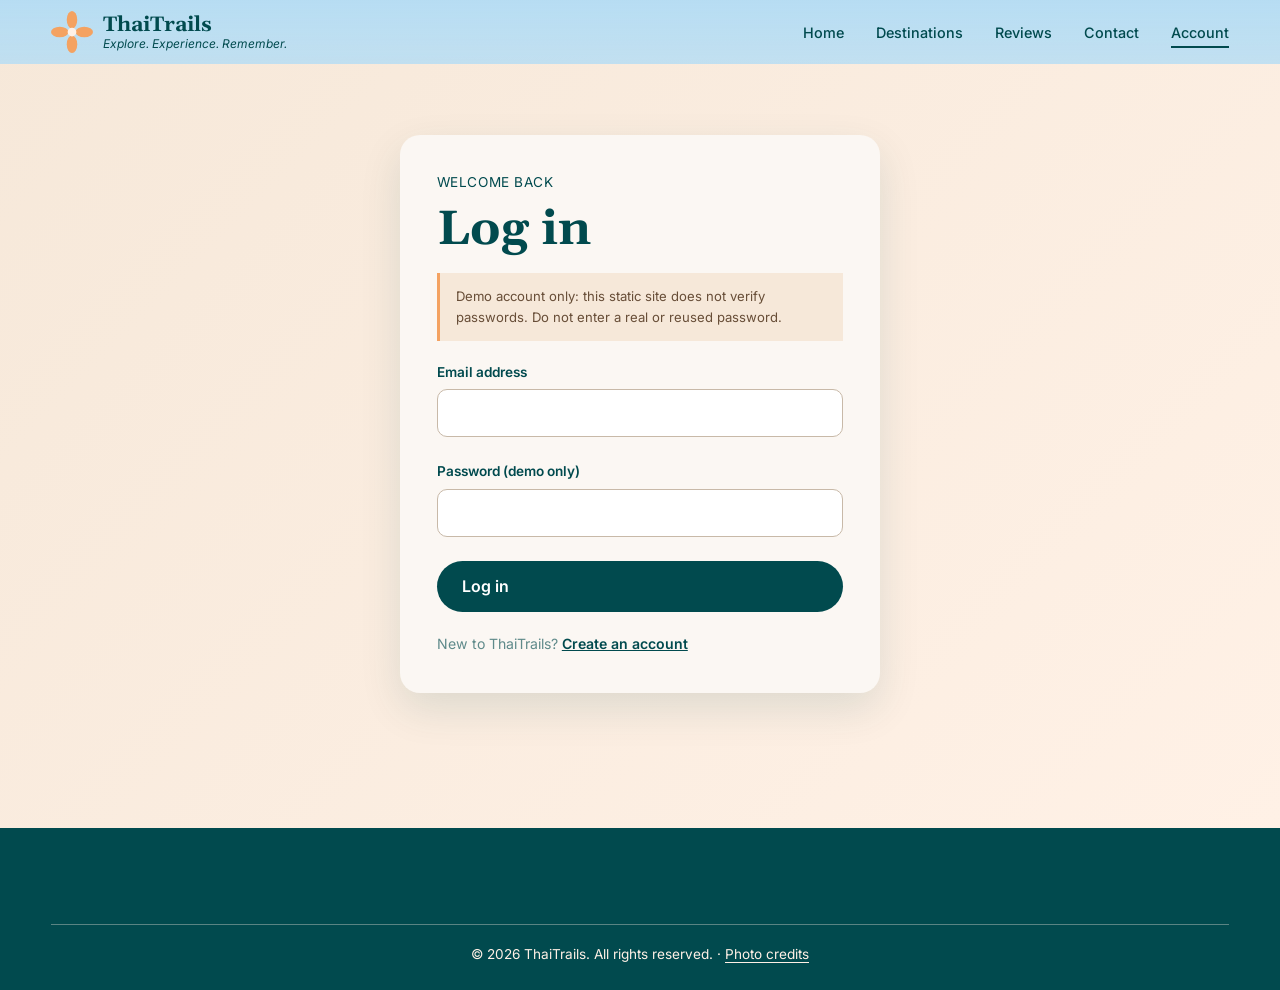
<file: thailand-site/index.html>
<!DOCTYPE html>
<html lang="en">
<head>
<meta charset="UTF-8">
<meta name="viewport" content="width=device-width, initial-scale=1">
<title>ThaiTrails | Discover the Magic of Thailand</title>
<meta name="description" content="A 7-day, 6-night guided adventure through Bangkok, Chiang Mai, Phuket and the Phi Phi Islands.">
<script>if (!sessionStorage.getItem('thaitrails-demo-session-email')) document.documentElement.classList.add('auth-required');</script>
<link rel="preconnect" href="https://fonts.googleapis.com">
<link rel="preconnect" href="https://fonts.gstatic.com" crossorigin>
<link href="https://fonts.googleapis.com/css2?family=Gelasio:wght@600;700&family=Inter:wght@400;500;600&display=swap" rel="stylesheet">
<link rel="stylesheet" href="style.css">
</head>
<body>

<header class="nav" id="nav">
  <a class="logo" href="index.html#home" aria-label="ThaiTrails home">
    <svg viewBox="0 0 48 48" width="42" height="42" aria-hidden="true"><g fill="#f4a261"><ellipse cx="24" cy="10" rx="6" ry="10"/><ellipse cx="24" cy="38" rx="6" ry="10"/><ellipse cx="10" cy="24" rx="10" ry="6"/><ellipse cx="38" cy="24" rx="10" ry="6"/></g><circle cx="24" cy="24" r="5" fill="#fff1e6"/></svg>
    <span><strong>ThaiTrails</strong><em>Explore. Experience. Remember.</em></span>
  </a>
  <button class="burger" id="burger" aria-label="Open menu" aria-expanded="false"><span></span><span></span><span></span></button>
  <nav class="links" id="links">
    <a href="#home">Home</a><a href="#overview">Trip Overview</a><a href="destinations.html">Destinations</a><a href="reviews.html">Reviews</a><a href="contact.html">Contact</a><a href="login.html">Account</a>
    <button class="btn btn-teal nav-cta" data-open-modal>Book Your Trip</button>
  </nav>
</header>

<main>
<section class="hero" id="home">
  <div class="hero-copy">
    <p class="kicker light">DISCOVER THE MAGIC OF</p>
    <h1>Thailand</h1>
    <p class="lead">Golden temples, emerald-green waters, vibrant street markets, and unforgettable local experiences. Discover Thailand on a thoughtfully planned 7-day, 6-night adventure.</p>
    <ul class="hero-facts">
      <li><svg viewBox="0 0 24 24"><path d="M2 16l20-8-3-2-5 2-8-4-2 1 6 5-4 2-3-1z" fill="none" stroke="currentColor" stroke-width="1.5" stroke-linejoin="round"/></svg>Flight &amp; Hotel included</li>
      <li><svg viewBox="0 0 24 24"><rect x="3" y="5" width="18" height="16" rx="2" fill="none" stroke="currentColor" stroke-width="1.5"/><path d="M3 10h18M8 3v4M16 3v4" stroke="currentColor" stroke-width="1.5"/></svg>7 Days / 6 Nights</li>
      <li><svg viewBox="0 0 24 24"><circle cx="12" cy="12" r="9" fill="none" stroke="currentColor" stroke-width="1.5"/><path d="M15.5 8.5l-2 5-5 2 2-5z" fill="none" stroke="currentColor" stroke-width="1.5"/></svg>Guided Experiences</li>
    </ul>
    <button class="btn btn-orange" data-open-modal>Book Your Thailand Trip <span aria-hidden="true">→</span></button>
  </div>
</section>

<section class="culture" id="overview">
  <div class="culture-copy">
    <p class="kicker">YOUR THAILAND ESCAPE</p>
    <h2>A little culture. A lot of wonder.</h2>
    <p>Experience the many sides of Thailand, from the golden temples and lively streets of Bangkok to the cultural charm of Chiang Mai and the turquoise coastlines of Phuket. This sample itinerary combines sightseeing, local food, time to relax, and opportunities to experience the country at your own pace.</p>
    <ul class="icon-row">
      <li><svg viewBox="0 0 24 24"><path d="M3 21h18M5 21V10l7-6 7 6v11M9 21v-6h6v6" fill="none" stroke="currentColor" stroke-width="1.6"/></svg>Iconic Temples</li>
      <li><svg viewBox="0 0 24 24"><path d="M7 3v8a2 2 0 004 0V3M9 11v10M17 3c-2 2-3 5-3 8h3v10" fill="none" stroke="currentColor" stroke-width="1.6"/></svg>Local Flavours</li>
      <li><svg viewBox="0 0 24 24"><path d="M3 18c3-2 6-2 9 0s6 2 9 0M12 4v10M12 6c3 0 5 2 5 4M12 6c-3 0-5 2-5 4" fill="none" stroke="currentColor" stroke-width="1.6"/></svg>Island Views</li>
      <li><svg viewBox="0 0 24 24"><rect x="3" y="7" width="18" height="13" rx="2" fill="none" stroke="currentColor" stroke-width="1.6"/><circle cx="12" cy="13.5" r="3.5" fill="none" stroke="currentColor" stroke-width="1.6"/><path d="M8 7l1.5-3h5L16 7" fill="none" stroke="currentColor" stroke-width="1.6"/></svg>Memorable moments</li>
    </ul>
    <a class="btn btn-outline" href="#programme">Explore The Highlight →</a>
  </div>
  <div class="culture-media">
    <div class="temple"><img src="images/watarun-bangkok.jpg" alt="Wat Arun temple in Bangkok" loading="lazy"></div>
    <div class="collage">
      <img src="images/emerald-buddha.jpg" alt="Temple of the Emerald Buddha in Bangkok" loading="lazy">
      <img src="images/phuket-karon-beach.jpg" alt="Sandy Karon Beach in Phuket" loading="lazy">
      <img src="images/phi-phi-maya-bay.jpg" alt="Limestone cliffs around Maya Bay" loading="lazy">
    </div>
  </div>
</section>

<section class="programme" id="programme">
  <div class="prog-intro">
    <p class="kicker">YOUR PROGRAM</p>
    <h2>7 days / 6 nights</h2>
    <p>The itinerary below is an example layout and sample route only. Confirm travel times, transport, hotel locations, attraction opening times, weather, and the actual operator's arrangements before publishing.</p>
    <button class="btn btn-outline" data-open-details>View Trip Details →</button>
  </div>
  <div class="stops" id="stops">
    <button class="stop" data-stop="0"><img src="images/chiang-mai-wat-chiang-man.jpg" alt="Wat Chiang Man temple in Chiang Mai"><b></b><h3>Chiang Mai</h3><ul><li>Traditional crafts</li><li>Cultural experiences</li><li>Peaceful surroundings</li></ul></button>
    <button class="stop" data-stop="1"><img src="images/emerald-buddha.jpg" alt="Temple of the Emerald Buddha in Bangkok"><b></b><h3>Bangkok</h3><ul><li>Temples</li><li>Street food</li><li>Vibrant markets</li></ul></button>
    <button class="stop" data-stop="2"><img src="images/phuket-karon-beach.jpg" alt="Karon Beach on Phuket"><b></b><h3>Phuket</h3><ul><li>Water activities</li><li>Coastal adventures</li><li>Beautiful beaches</li></ul></button>
    <button class="stop" data-stop="3"><img src="images/phi-phi-maya-bay.jpg" alt="Maya Bay in the Phi Phi Islands"><b></b><h3>Phi Phi Islands</h3><ul><li>Turquoise waters</li><li>Limestone cliffs</li><li>Scenic island views</li></ul></button>
    <button class="stop" data-stop="4"><img src="images/phi-phi-lay.jpg" alt="Limestone islands in the Andaman Sea"><b></b><h3>Optional Island</h3><ul><li>Boat trips</li><li>Nearby islands</li><li>Ocean views</li></ul></button>
    <button class="stop" data-stop="5"><img src="images/departure.jpg" alt="Airplane at sunset"><b></b><h3>Departure</h3><ul><li>Breakfast</li><li>Hotel check-out</li><li>Journey home</li></ul></button>
  </div>
</section>

<section class="included">
  <img class="inc-photo" src="images/railay-longtail-boats.jpg" alt="Longtail boats below the limestone cliffs at Railay Beach" loading="lazy">
  <div class="inc-body">
    <h2>What's included?</h2>
    <p class="muted">Only mark an item as included after the organiser confirms it.</p>
    <div class="inc-card">
      <div class="inc-col">
        <h3><span class="tick">✓</span>Possible inclusions — confirm before using</h3>
        <ul><li>Accommodation for the stated number of nights</li><li>Airport transfers</li><li>Domestic transport between destinations</li><li>Guided tours or entrance fees</li><li>Some meals</li><li>Support from a trip coordinator</li></ul>
      </div>
      <div class="inc-col">
        <h3><span class="cross">✕</span>Possible exclusions</h3>
        <ul><li>International flights</li><li>Visa and travel documents</li><li>Travel insurance</li><li>Meals not listed in the package</li><li>Personal expenses and tips</li><li>Optional excursions</li></ul>
      </div>
      <p class="small-print">Suggested small print: "Final inclusions, exclusions, cancellation terms, and payment schedule will be shown before booking."</p>
    </div>
  </div>
</section>

<section class="reviews" id="reviews">
  <p class="kicker right">TRAVELER REVIEWS</p>
  <h2 class="right">What Our Travelers Say</h2>
  <div class="cards" id="cards">
    <article class="review"><header><img src="images/av1.jpg" alt=""><div><h3>Sarah M.</h3><span>United Kingdom</span><div class="stars" aria-label="5 stars">★★★★★</div></div></header><p>Thailand was absolutely beautiful! I loved exploring the temples in Bangkok and relaxing on the stunning beaches. It was an unforgettable experience.</p></article>
    <article class="review"><header><img src="images/av2.jpg" alt=""><div><h3>James T.</h3><span>Canada</span><div class="stars" aria-label="5 stars">★★★★★</div></div></header><p>From the local food to the breathtaking Phi Phi Islands, every moment was special. I would definitely recommend this trip to anyone visiting Thailand.</p></article>
    <article class="review"><header><img src="images/av3.jpg" alt=""><div><h3>Aisha B.</h3><span>Nigeria</span><div class="stars" aria-label="5 stars">★★★★★</div></div></header><p>I loved the beautiful scenery, cultural experiences, and peaceful island views. It was the perfect mix of adventure and relaxation!</p></article>
    <article class="review"><header><img src="images/av4.jpg" alt=""><div><h3>Emily R.</h3><span>Australia</span><div class="stars" aria-label="5 stars">★★★★★</div></div></header><p>Everything about this trip felt special, from discovering Thailand's rich culture to trying new foods and meeting wonderful people.</p></article>
  </div>
  <div class="dots" id="dots" aria-hidden="true"></div>
  <div class="review-share-prompt"><h3>Have a Thailand story to share?</h3><p>We'd love to hear about your experience.</p><a class="btn btn-outline" href="reviews.html#share-experience">Share your experience →</a></div>
</section>

<section class="cta" id="contact">
  <p class="kicker">YOUR NEXT ADVENTURE AWAITS</p>
  <h2>Ready to Explore Thailand?</h2>
  <p class="muted">Experience Thailand's vibrant culture, beautiful beaches, and unforgettable island adventures.</p>
  <div class="facts">
    <div><svg viewBox="0 0 24 24"><rect x="3" y="5" width="18" height="16" rx="2" fill="none" stroke="currentColor" stroke-width="1.6"/><path d="M3 10h18M8 3v4M16 3v4" stroke="currentColor" stroke-width="1.6"/></svg><h3>Duration</h3><p>7 Days / 6 Nights</p></div>
    <div><svg viewBox="0 0 24 24"><path d="M12 21s7-6.2 7-11a7 7 0 10-14 0c0 4.8 7 11 7 11z" fill="none" stroke="currentColor" stroke-width="1.6"/><circle cx="12" cy="10" r="2.5" fill="currentColor"/></svg><h3>Destinations</h3><p>4 Thai destinations</p></div>
    <div><svg viewBox="0 0 24 24"><rect x="5" y="3" width="15" height="18" rx="2" fill="currentColor"/><circle cx="12.5" cy="10" r="2.3" fill="#fff1e6"/><path d="M8.5 16c.6-2 2-2.8 4-2.8s3.4.8 4 2.8z" fill="#fff1e6"/></svg><h3>Enquire</h3><p>Contact us for pricing</p></div>
  </div>
  <div class="tour">
    <img src="images/phi-phi-lay.jpg" alt="Cliffs and clear water at Phi Phi Ley" loading="lazy">
    <div class="tour-body">
      <h3>Thailand Discovery Tour</h3>
      <p class="muted">Your journey through Bangkok, Chiang Mai, Phuket, and the Phi Phi Islands.</p>
      <button class="btn btn-big" data-open-modal>Enquire About Availability →</button>
    </div>
  </div>
</section>
</main>

<footer class="footer">
  <div class="foot-grid">
    <div class="foot-brand">
      <a class="logo" href="#home"><svg viewBox="0 0 48 48" width="42" height="42" aria-hidden="true"><g fill="#f4a261"><ellipse cx="24" cy="10" rx="6" ry="10"/><ellipse cx="24" cy="38" rx="6" ry="10"/><ellipse cx="10" cy="24" rx="10" ry="6"/><ellipse cx="38" cy="24" rx="10" ry="6"/></g><circle cx="24" cy="24" r="5" fill="#014a4e"/></svg><span><strong>ThaiTrails</strong><em>Explore. Experience. Remember.</em></span></a>
      <p>Discover Thailand, one adventure at a time. From vibrant cities to peaceful beaches, experience the best of Thailand with us.</p>
    </div>
    <div><h4>QUICK LINKS</h4><ul><li><a href="index.html#home">Home →</a></li><li><a href="destinations.html">Destinations →</a></li><li><a href="reviews.html">Reviews →</a></li><li><a href="contact.html">Contact →</a></li><li><a href="login.html">Account →</a></li></ul></div>
    <div><h4>GET IN TOUCH</h4><ul><li><a href="mailto:hello@thaitrails.com">hello@thaitrails.com</a></li><li><a href="tel:+2347063244149">+234 706 324 4149</a></li><li>Nigeria</li></ul></div>
    <div><h4>FOLLOW US</h4>
      <div class="social">
        <a href="#" aria-label="LinkedIn"><svg viewBox="0 0 24 24"><rect width="24" height="24" rx="4" fill="#fff1e6"/><path d="M6 10h2.5v8H6zM7.2 6a1.4 1.4 0 110 2.8 1.4 1.4 0 010-2.8zM10.5 10H13v1.2c.5-.9 1.5-1.4 2.7-1.4 2.4 0 3.3 1.5 3.3 3.8V18h-2.5v-4c0-1.1-.3-1.8-1.3-1.8s-1.7.8-1.7 1.9V18h-2.5z" fill="#014a4e"/></svg></a>
        <a href="#" aria-label="YouTube"><svg viewBox="0 0 24 24"><rect width="24" height="24" rx="4" fill="#fff1e6"/><path d="M10 8.5v7l6-3.5z" fill="#014a4e"/></svg></a>
        <a href="#" aria-label="Instagram"><svg viewBox="0 0 24 24"><rect width="24" height="24" rx="6" fill="#fff1e6"/><rect x="5.5" y="5.5" width="13" height="13" rx="4" fill="none" stroke="#014a4e" stroke-width="1.8"/><circle cx="12" cy="12" r="3" fill="none" stroke="#014a4e" stroke-width="1.8"/></svg></a>
        <a href="#" aria-label="Facebook"><svg viewBox="0 0 24 24"><circle cx="12" cy="12" r="12" fill="#fff1e6"/><path d="M13 20v-6.5h2.2l.4-2.6H13V9.3c0-.8.3-1.3 1.4-1.3h1.3V5.7C15.4 5.6 14.7 5.5 13.9 5.5 12 5.5 10.5 6.7 10.5 9v1.9H8.3v2.6h2.2V20z" fill="#014a4e"/></svg></a>
      </div>
    </div>
  </div>
  <p class="copy">© 2026 ThaiTrails. All rights reserved. · <a href="image-credits.html">Photo credits</a></p>
</footer>

<div class="modal" id="modal" hidden>
  <div class="modal-box" role="dialog" aria-modal="true" aria-labelledby="mt">
    <button class="close" data-close aria-label="Close">×</button>
    <h3 id="mt">Request your Thailand trip</h3>
    <p class="muted">Share your travel details to prepare a booking request.</p>
    <form id="form" novalidate>
      <label>Full name<input name="name" required autocomplete="name"><small></small></label>
      <label>Email<input name="email" type="email" required autocomplete="email"><small></small></label>
      <label>Preferred travel month<input name="date" type="month" required><small></small></label>
      <label>Number of travellers<input name="people" type="number" min="1" max="20" value="2" required><small></small></label>
      <button class="btn btn-teal" type="submit">Continue with booking request</button>
    </form>
  </div>
</div>

<div class="modal" id="details" hidden>
  <div class="modal-box wide" role="dialog" aria-modal="true" aria-labelledby="dt">
    <button class="close" data-close aria-label="Close">×</button>
    <h3 id="dt">Thailand Discovery Tour: 7 days / 6 nights</h3>
    <p class="muted">Sample itinerary. Final routing, hotels and timings are confirmed before booking.</p>
    <ol class="days">
      <li><b>Day 1 · Bangkok</b><span>Arrive, airport transfer and hotel check-in. Evening street food walk.</span></li>
      <li><b>Day 2 · Bangkok</b><span>Golden temples, riverside markets and a local food tour.</span></li>
      <li><b>Day 3 · Chiang Mai</b><span>Fly north. Old City temples and a peaceful evening.</span></li>
      <li><b>Day 4 · Chiang Mai</b><span>Traditional crafts and cultural experiences.</span></li>
      <li><b>Day 5 · Phuket</b><span>Fly south. Beach time and water activities.</span></li>
      <li><b>Day 6 · Phi Phi Islands</b><span>Boat trip to turquoise waters and limestone cliffs. Optional nearby island.</span></li>
      <li><b>Day 7 · Departure</b><span>Breakfast, hotel check-out and journey home.</span></li>
    </ol>
    <button class="btn btn-teal" data-open-modal>Enquire About This Trip</button>
  </div>
</div>

<script src="script.js"></script>
</body>
</html>
</file>
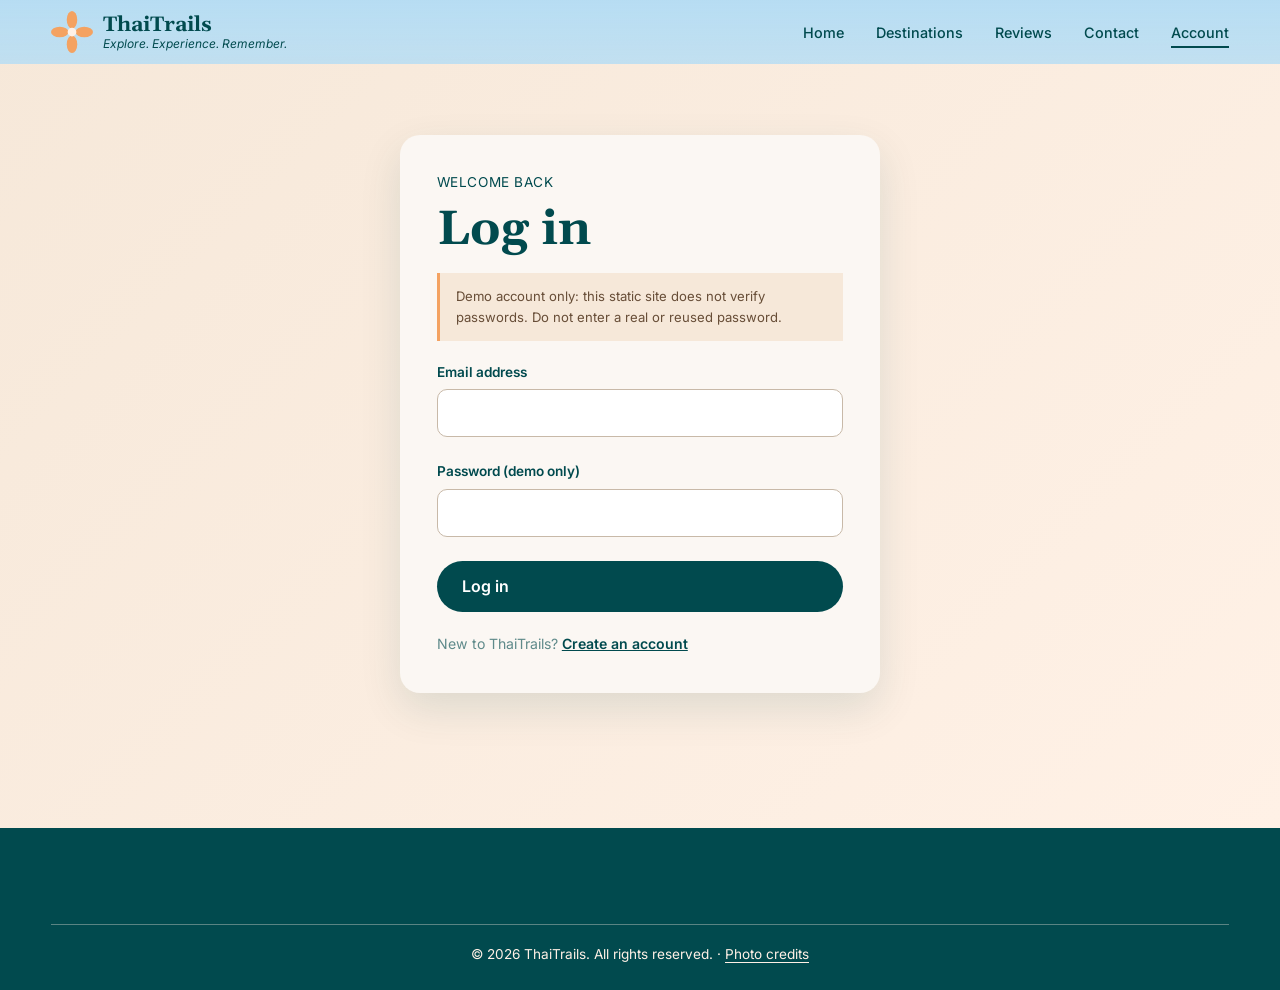
<file: thailand-site/booking-success.html>
<!DOCTYPE html>
<html lang="en">
<head>
<meta charset="UTF-8">
<meta name="viewport" content="width=device-width, initial-scale=1">
<title>Booking Request Received | ThaiTrails</title>
<meta name="description" content="Your Thailand trip booking request has been prepared.">
<script>if (!sessionStorage.getItem('thaitrails-demo-session-email')) document.documentElement.classList.add('auth-required');</script>
<link rel="preconnect" href="https://fonts.googleapis.com">
<link rel="preconnect" href="https://fonts.gstatic.com" crossorigin>
<link href="https://fonts.googleapis.com/css2?family=Gelasio:wght@600;700&family=Inter:wght@400;500;600&display=swap" rel="stylesheet">
<link rel="stylesheet" href="style.css">
</head>
<body>
<header class="nav" id="nav">
  <a class="logo" href="index.html#home" aria-label="ThaiTrails home"><svg viewBox="0 0 48 48" width="42" height="42" aria-hidden="true"><g fill="#f4a261"><ellipse cx="24" cy="10" rx="6" ry="10"/><ellipse cx="24" cy="38" rx="6" ry="10"/><ellipse cx="10" cy="24" rx="10" ry="6"/><ellipse cx="38" cy="24" rx="10" ry="6"/></g><circle cx="24" cy="24" r="5" fill="#fff1e6"/></svg><span><strong>ThaiTrails</strong><em>Explore. Experience. Remember.</em></span></a>
  <button class="burger" id="burger" aria-label="Open menu" aria-expanded="false"><span></span><span></span><span></span></button>
  <nav class="links" id="links"><a href="index.html#home">Home</a><a href="destinations.html">Destinations</a><a href="reviews.html">Reviews</a><a href="contact.html">Contact</a><a href="login.html">Account</a></nav>
</header>
<main class="subpage-main">
  <section class="booking-confirmation">
    <div class="confirmation-check" aria-hidden="true">✓</div>
    <p class="kicker">THAILAND DISCOVERY TOUR</p>
    <h1>Booking request successful!</h1>
    <p class="confirmation-lead">Your booking request is ready. Please email it to our team so we can follow up about availability and next steps.</p>
    <div class="booking-summary" id="booking-summary" hidden>
      <h2>Your request details</h2>
      <dl>
        <div><dt>Name</dt><dd id="booking-name"></dd></div>
        <div><dt>Email</dt><dd id="booking-customer-email"></dd></div>
        <div><dt>Preferred month</dt><dd id="booking-date"></dd></div>
        <div><dt>Travellers</dt><dd id="booking-people"></dd></div>
      </dl>
    </div>
    <p class="booking-note" id="booking-note">This confirms a request only, not a reserved or paid trip. Your trip is confirmed only after the organiser confirms availability and payment terms.</p>
    <a class="btn btn-orange" id="booking-email" href="mailto:hello@thaitrails.com">Email booking request →</a>
    <a class="confirmation-back" href="index.html">Return to ThaiTrails</a>
  </section>
</main>
<footer class="footer"><p class="copy">© 2026 ThaiTrails. All rights reserved. · <a href="image-credits.html">Photo credits</a></p></footer>
<script src="script.js"></script>
<script src="booking-success.js"></script>
</body>
</html>
</file>
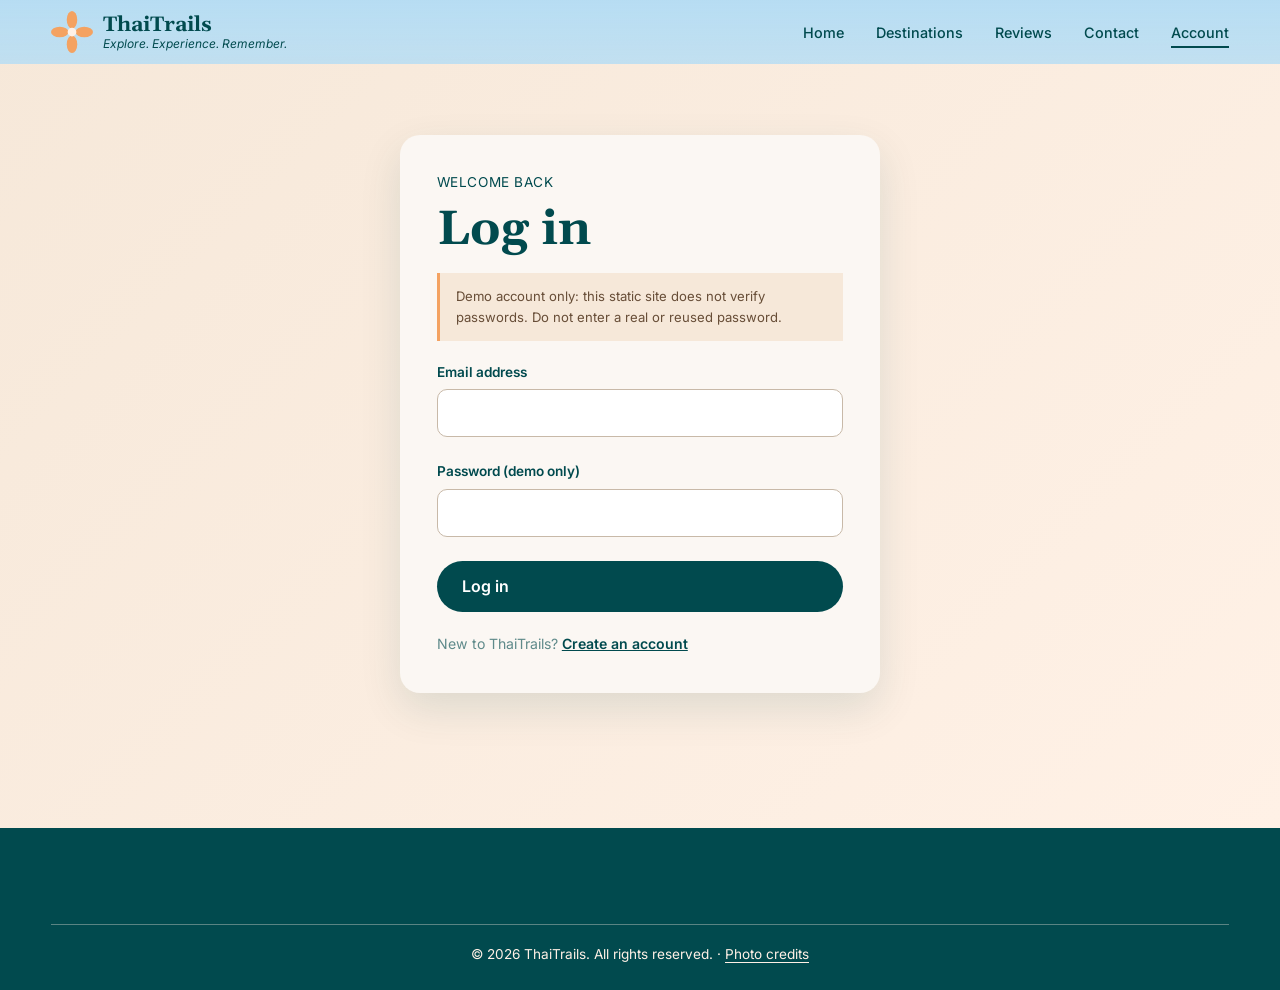
<file: thailand-site/contact.html>
<!DOCTYPE html>
<html lang="en">
<head>
<meta charset="UTF-8">
<meta name="viewport" content="width=device-width, initial-scale=1">
<title>Contact ThaiTrails | Plan Your Thailand Trip</title>
<meta name="description" content="Contact ThaiTrails with questions about the sample Thailand trip and booking availability.">
<script>if (!sessionStorage.getItem('thaitrails-demo-session-email')) document.documentElement.classList.add('auth-required');</script>
<link rel="preconnect" href="https://fonts.googleapis.com">
<link rel="preconnect" href="https://fonts.gstatic.com" crossorigin>
<link href="https://fonts.googleapis.com/css2?family=Gelasio:wght@600;700&family=Inter:wght@400;500;600&display=swap" rel="stylesheet">
<link rel="stylesheet" href="style.css">
</head>
<body>
<header class="nav" id="nav">
  <a class="logo" href="index.html#home" aria-label="ThaiTrails home"><svg viewBox="0 0 48 48" width="42" height="42" aria-hidden="true"><g fill="#f4a261"><ellipse cx="24" cy="10" rx="6" ry="10"/><ellipse cx="24" cy="38" rx="6" ry="10"/><ellipse cx="10" cy="24" rx="10" ry="6"/><ellipse cx="38" cy="24" rx="10" ry="6"/></g><circle cx="24" cy="24" r="5" fill="#fff1e6"/></svg><span><strong>ThaiTrails</strong><em>Explore. Experience. Remember.</em></span></a>
  <button class="burger" id="burger" aria-label="Open menu" aria-expanded="false"><span></span><span></span><span></span></button>
  <nav class="links" id="links">
    <a href="index.html#home">Home</a><a href="index.html#overview">Trip Overview</a><a href="destinations.html">Destinations</a><a href="reviews.html">Reviews</a><a class="active" aria-current="page" href="contact.html">Contact</a><a href="login.html">Account</a>
    <a class="btn btn-teal nav-cta" href="index.html#contact">Book Your Trip</a>
  </nav>
</header>
<main class="subpage-main">
  <section class="subpage-hero contact-hero">
    <p class="kicker light">LET'S PLAN SOMETHING MEMORABLE</p>
    <h1>Contact us</h1>
    <p>Questions about the sample route, travel dates or availability? Get in touch and tell us what you're planning.</p>
  </section>
  <section class="contact-layout">
    <div class="contact-copy">
      <p class="kicker">WE'RE HERE TO HELP</p>
      <h2>Start with a conversation.</h2>
      <p>Send your questions by email or call us. Include your preferred travel month and group size so we can respond with relevant information.</p>
      <div class="contact-details">
        <div><span class="contact-icon" aria-hidden="true">@</span><div><h3>Email</h3><a href="mailto:hello@thaitrails.com">hello@thaitrails.com</a></div></div>
        <div><span class="contact-icon" aria-hidden="true">☎</span><div><h3>Phone</h3><a href="tel:+2347063244149">+234 706 324 4149</a></div></div>
        <div><span class="contact-icon" aria-hidden="true">⌖</span><div><h3>Based in</h3><p>Nigeria</p></div></div>
      </div>
      <p class="contact-note">The itinerary is a sample only. A booking is confirmed only after availability, final arrangements and payment terms are agreed directly with the organiser.</p>
    </div>
    <aside class="contact-card">
      <img src="images/railay-longtail-boats.jpg" alt="Longtail boats on the coast below Railay's limestone cliffs" loading="lazy">
      <div><p class="kicker">THAILAND DISCOVERY TOUR</p><h2>7 days / 6 nights</h2><p>Bangkok, Chiang Mai, Phuket and the Phi Phi Islands.</p><a class="btn btn-teal" href="index.html#contact">Request booking details →</a></div>
    </aside>
  </section>
</main>
<footer class="footer">
  <div class="foot-grid">
    <div class="foot-brand"><a class="logo" href="index.html#home"><span><strong>ThaiTrails</strong><em>Explore. Experience. Remember.</em></span></a><p>Discover Thailand, one adventure at a time.</p></div>
    <div><h4>QUICK LINKS</h4><ul><li><a href="index.html#home">Home →</a></li><li><a href="destinations.html">Destinations →</a></li><li><a href="reviews.html">Reviews →</a></li><li><a href="contact.html">Contact →</a></li><li><a href="login.html">Account →</a></li></ul></div>
    <div><h4>GET IN TOUCH</h4><ul><li><a href="mailto:hello@thaitrails.com">hello@thaitrails.com</a></li><li><a href="tel:+2347063244149">+234 706 324 4149</a></li></ul></div>
  </div>
  <p class="copy">© 2026 ThaiTrails. All rights reserved. · <a href="image-credits.html">Photo credits</a></p>
</footer>
<script src="script.js"></script>
</body>
</html>
</file>
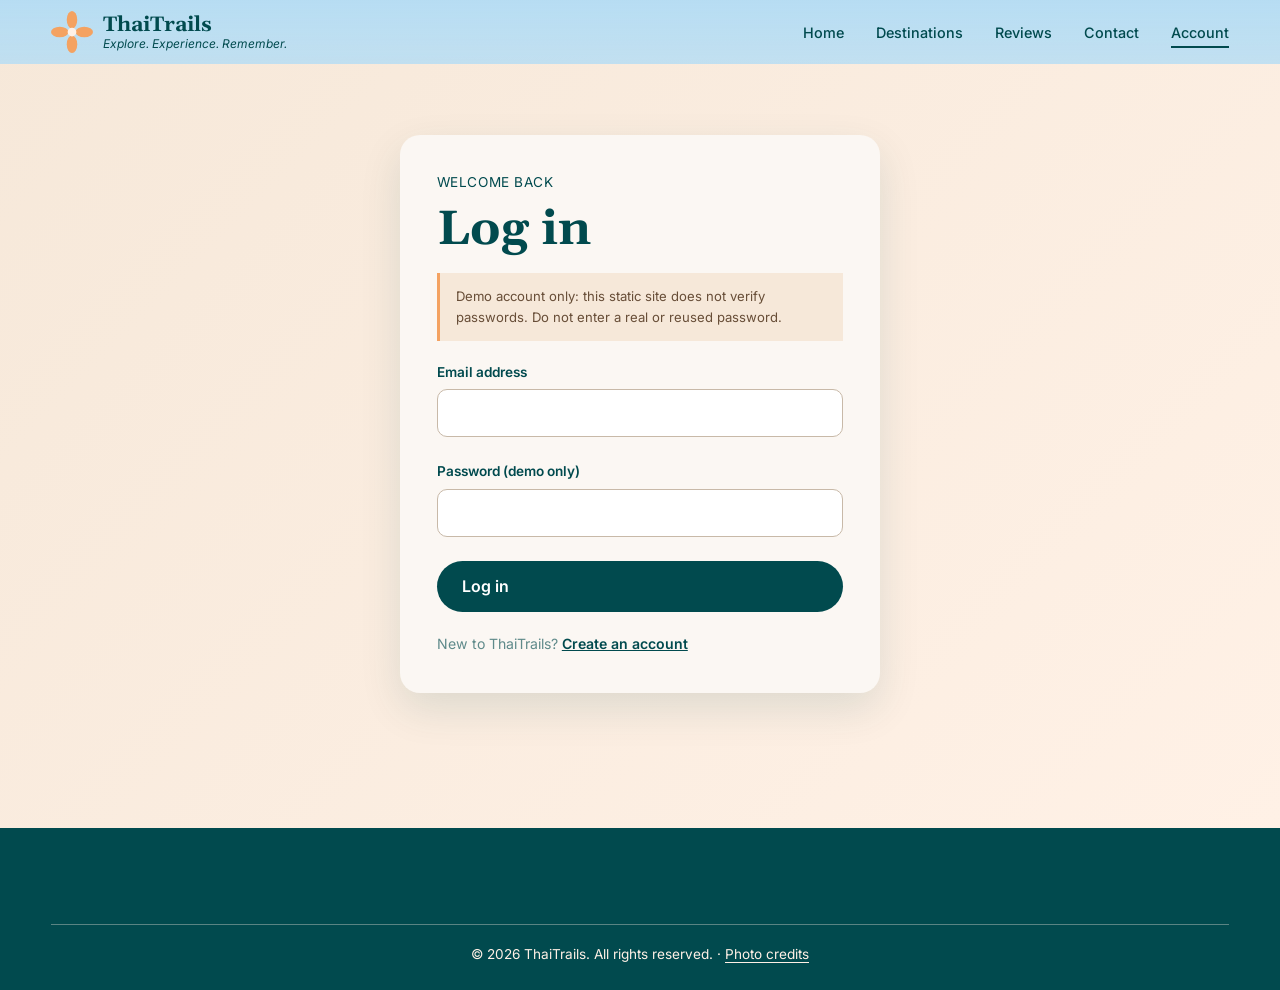
<file: thailand-site/destinations.html>
<!DOCTYPE html>
<html lang="en">
<head>
<meta charset="UTF-8">
<meta name="viewport" content="width=device-width, initial-scale=1">
<title>Destinations | ThaiTrails</title>
<meta name="description" content="Explore Bangkok, Chiang Mai, Phuket and the Phi Phi Islands with ThaiTrails.">
<script>if (!sessionStorage.getItem('thaitrails-demo-session-email')) document.documentElement.classList.add('auth-required');</script>
<link rel="preconnect" href="https://fonts.googleapis.com">
<link rel="preconnect" href="https://fonts.gstatic.com" crossorigin>
<link href="https://fonts.googleapis.com/css2?family=Gelasio:wght@600;700&family=Inter:wght@400;500;600&display=swap" rel="stylesheet">
<link rel="stylesheet" href="style.css">
</head>
<body>
<header class="nav" id="nav">
  <a class="logo" href="index.html#home" aria-label="ThaiTrails home"><svg viewBox="0 0 48 48" width="42" height="42" aria-hidden="true"><g fill="#f4a261"><ellipse cx="24" cy="10" rx="6" ry="10"/><ellipse cx="24" cy="38" rx="6" ry="10"/><ellipse cx="10" cy="24" rx="10" ry="6"/><ellipse cx="38" cy="24" rx="10" ry="6"/></g><circle cx="24" cy="24" r="5" fill="#fff1e6"/></svg><span><strong>ThaiTrails</strong><em>Explore. Experience. Remember.</em></span></a>
  <button class="burger" id="burger" aria-label="Open menu" aria-expanded="false"><span></span><span></span><span></span></button>
  <nav class="links" id="links">
    <a href="index.html#home">Home</a><a href="index.html#overview">Trip Overview</a><a class="active" aria-current="page" href="destinations.html">Destinations</a><a href="reviews.html">Reviews</a><a href="contact.html">Contact</a><a href="login.html">Account</a>
    <a class="btn btn-teal nav-cta" href="index.html#contact">Book Your Trip</a>
  </nav>
</header>
<main class="subpage-main">
  <section class="subpage-hero destination-hero">
    <p class="kicker light">FOUR PLACES, ONE UNFORGETTABLE JOURNEY</p>
    <h1>Find your Thailand</h1>
    <p>From northern traditions to southern shores, discover the character and beauty of each stop on the sample 7-day route.</p>
    <a class="btn btn-orange" href="index.html#programme">See the sample itinerary →</a>
  </section>
  <section class="destination-list" aria-label="Thailand destinations">
    <article class="destination-card">
      <img src="images/emerald-buddha.jpg" alt="Temple of the Emerald Buddha in Bangkok" loading="lazy">
      <div><p class="kicker">CITY &amp; CULTURE</p><h2>Bangkok</h2><p>Explore ornate temples, riverside neighborhoods and lively markets. Bangkok is a vibrant introduction to Thailand's food, history and everyday life.</p><a href="index.html#programme">View the trip programme →</a></div>
    </article>
    <article class="destination-card">
      <img src="images/chiang-mai-wat-chiang-man.jpg" alt="Wat Chiang Man temple in Chiang Mai" loading="lazy">
      <div><p class="kicker">NORTHERN THAILAND</p><h2>Chiang Mai</h2><p>Slow the pace in the north with historic temples, traditional crafts and a welcoming old city framed by green mountain scenery.</p><a href="index.html#programme">View the trip programme →</a></div>
    </article>
    <article class="destination-card">
      <img src="images/phuket-karon-beach.jpg" alt="Karon Beach in Phuket" loading="lazy">
      <div><p class="kicker">ISLAND LIFE</p><h2>Phuket</h2><p>Make time for the coast, local neighborhoods and warm Andaman Sea waters. Activities and beach time depend on the confirmed itinerary and conditions.</p><a href="index.html#programme">View the trip programme →</a></div>
    </article>
    <article class="destination-card">
      <img src="images/phi-phi-maya-bay.jpg" alt="Limestone cliffs and beach at Maya Bay in the Phi Phi Islands" loading="lazy">
      <div><p class="kicker">ANDAMAN SEA</p><h2>Phi Phi Islands</h2><p>Discover dramatic limestone cliffs, clear-water bays and island views. Boat routes and stops are subject to weather and operator confirmation.</p><a href="index.html#programme">View the trip programme →</a></div>
    </article>
  </section>
  <p class="destination-note">This is a sample route. Confirm destinations, transport, activities, inclusions and travel conditions with the trip organiser before booking.</p>
  <section class="subpage-cta"><h2>Ready to plan your route?</h2><p>Review the sample schedule and send us your preferred travel month.</p><a class="btn btn-teal" href="index.html#contact">Request a trip →</a></section>
</main>
<footer class="footer">
  <div class="foot-grid">
    <div class="foot-brand"><a class="logo" href="index.html#home"><span><strong>ThaiTrails</strong><em>Explore. Experience. Remember.</em></span></a><p>Discover Thailand, one adventure at a time.</p></div>
    <div><h4>QUICK LINKS</h4><ul><li><a href="index.html#home">Home →</a></li><li><a href="destinations.html">Destinations →</a></li><li><a href="reviews.html">Reviews →</a></li><li><a href="contact.html">Contact →</a></li><li><a href="login.html">Account →</a></li></ul></div>
    <div><h4>GET IN TOUCH</h4><ul><li><a href="mailto:hello@thaitrails.com">hello@thaitrails.com</a></li><li><a href="tel:+2347063244149">+234 706 324 4149</a></li></ul></div>
  </div>
  <p class="copy">© 2026 ThaiTrails. All rights reserved. · <a href="image-credits.html">Photo credits</a></p>
</footer>
<script src="script.js"></script>
</body>
</html>
</file>
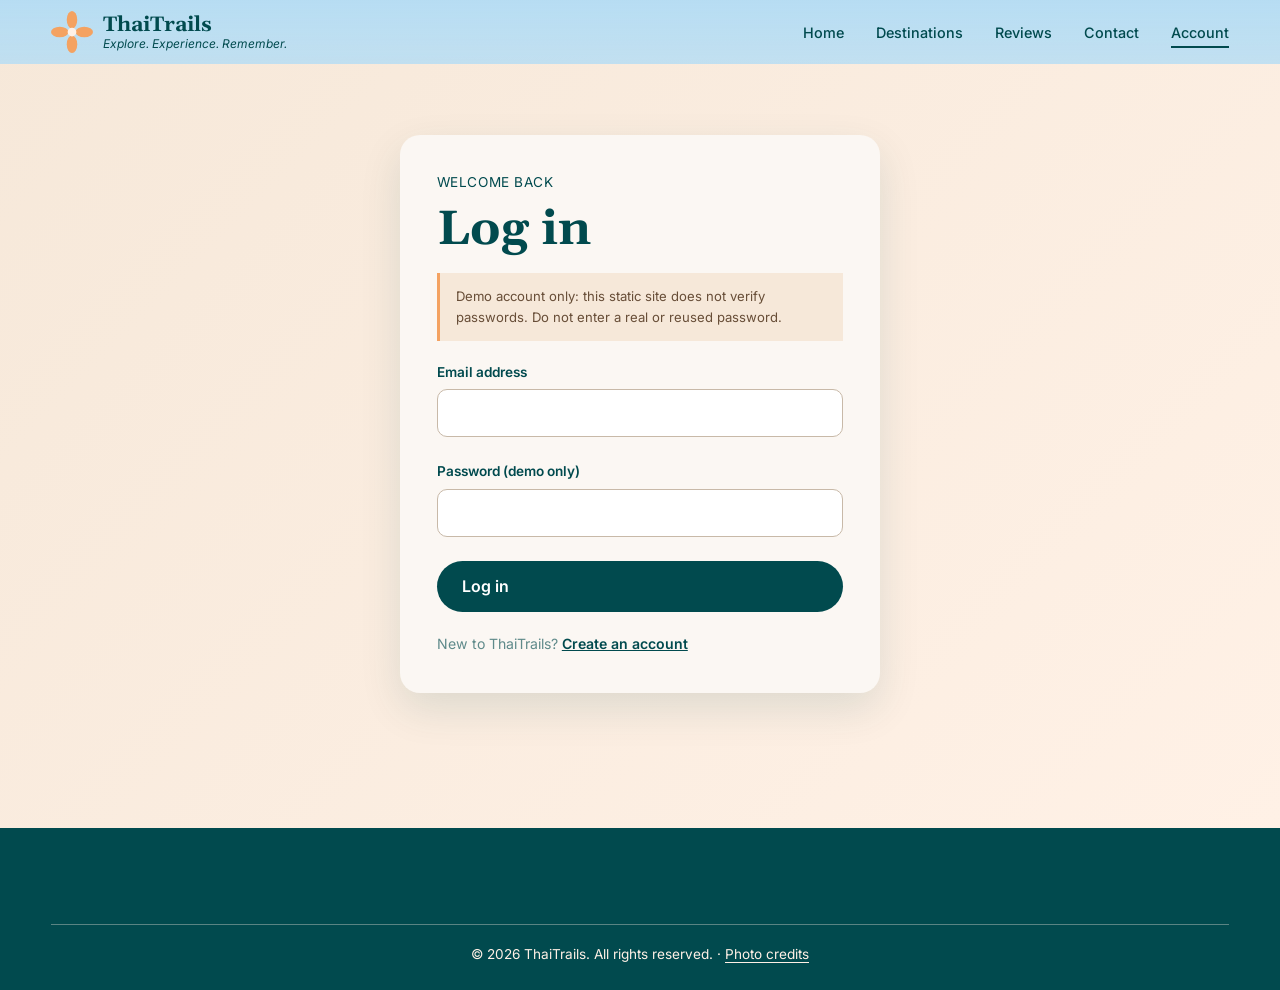
<file: thailand-site/image-credits.html>
<!DOCTYPE html>
<html lang="en">
<head>
<meta charset="UTF-8">
<meta name="viewport" content="width=device-width, initial-scale=1">
<title>Photo Credits | ThaiTrails</title>
<meta name="description" content="Image attributions and licenses for ThaiTrails photography.">
<script>if (!sessionStorage.getItem('thaitrails-demo-session-email')) document.documentElement.classList.add('auth-required');</script>
<link rel="preconnect" href="https://fonts.googleapis.com">
<link rel="preconnect" href="https://fonts.gstatic.com" crossorigin>
<link href="https://fonts.googleapis.com/css2?family=Gelasio:wght@600;700&family=Inter:wght@400;500;600&display=swap" rel="stylesheet">
<link rel="stylesheet" href="style.css">
</head>
<body>
<header class="nav" id="nav">
  <a class="logo" href="index.html#home" aria-label="ThaiTrails home"><svg viewBox="0 0 48 48" width="42" height="42" aria-hidden="true"><g fill="#f4a261"><ellipse cx="24" cy="10" rx="6" ry="10"/><ellipse cx="24" cy="38" rx="6" ry="10"/><ellipse cx="10" cy="24" rx="10" ry="6"/><ellipse cx="38" cy="24" rx="10" ry="6"/></g><circle cx="24" cy="24" r="5" fill="#fff1e6"/></svg><span><strong>ThaiTrails</strong><em>Explore. Experience. Remember.</em></span></a>
  <button class="burger" id="burger" aria-label="Open menu" aria-expanded="false"><span></span><span></span><span></span></button>
  <nav class="links" id="links"><a href="index.html#home">Home</a><a href="destinations.html">Destinations</a><a href="reviews.html">Reviews</a><a href="contact.html">Contact</a><a href="login.html">Account</a></nav>
</header>
<main class="subpage-main">
  <section class="subpage-hero">
    <p class="kicker light">WITH THANKS TO THE PHOTOGRAPHERS</p>
    <h1>Photo credits</h1>
    <p>These high-resolution destination photographs are hosted locally for reliable page loading.</p>
  </section>
  <section class="photo-credits">
    <p>Each image is available under the license linked below. The site applies a mild brightness and saturation adjustment to displayed images.</p>
    <ul>
      <li><p><strong>Wat Arun, Bangkok</strong> — Diego Delso, <a href="https://commons.wikimedia.org/wiki/File:Templo_Wat_Arun,_Bangkok,_Tailandia,_2013-08-22,_DD_04.jpg">Wikimedia Commons source</a>, <a href="https://creativecommons.org/licenses/by-sa/3.0/">CC BY-SA 3.0</a>.</p></li>
      <li><p><strong>Temple of the Emerald Buddha, Bangkok</strong> — Nawit science, <a href="https://commons.wikimedia.org/wiki/File:Temple_of_the_Emerald_Buddha.jpg">Wikimedia Commons source</a>, <a href="https://creativecommons.org/licenses/by-sa/4.0/">CC BY-SA 4.0</a>.</p></li>
      <li><p><strong>Wat Chiang Man, Chiang Mai</strong> — Jakub Hałun, <a href="https://commons.wikimedia.org/wiki/File:20171105_Wat_Chiang_Man,_Chiang_Mai_0047_DxO.jpg">Wikimedia Commons source</a>, <a href="https://creativecommons.org/licenses/by-sa/4.0/">CC BY-SA 4.0</a>.</p></li>
      <li><p><strong>Karon Beach, Phuket</strong> — SpitfireMK14, <a href="https://commons.wikimedia.org/wiki/File:Thailand,_Phuket_-_Karon_Beach_WMID2669793.jpg">Wikimedia Commons source</a>, <a href="https://creativecommons.org/licenses/by-sa/3.0/">CC BY-SA 3.0</a>.</p></li>
      <li><p><strong>Phi Phi Ley</strong> — Diego Delso, <a href="https://commons.wikimedia.org/wiki/File:Isla_Phi_Phi_Lay,_Tailandia,_2013-08-19,_DD_04.JPG">Wikimedia Commons source</a>, <a href="https://creativecommons.org/licenses/by-sa/3.0/">CC BY-SA 3.0</a>.</p></li>
      <li><p><strong>Maya Bay, Ko Phi Phi</strong> — Diego Delso, <a href="https://commons.wikimedia.org/wiki/File:Playa_Maya,_Ko_Phi_Phi,_Tailandia,_2013-08-19,_DD_13.JPG">Wikimedia Commons source</a>, <a href="https://creativecommons.org/licenses/by-sa/3.0/">CC BY-SA 3.0</a>.</p></li>
      <li><p><strong>Longtail boats at Railay West Beach, Krabi</strong> — Nnthurber, <a href="https://commons.wikimedia.org/wiki/File:Limestone_karst_cliff_and_longtail_boats_at_Railay_West_Beach_Krabi.jpg">Wikimedia Commons source</a>, <a href="https://creativecommons.org/licenses/by-sa/4.0/">CC BY-SA 4.0</a>.</p></li>
    </ul>
  </section>
</main>
<footer class="footer"><p class="copy">© 2026 ThaiTrails. All rights reserved.</p></footer>
<script src="script.js"></script>
</body>
</html>
</file>
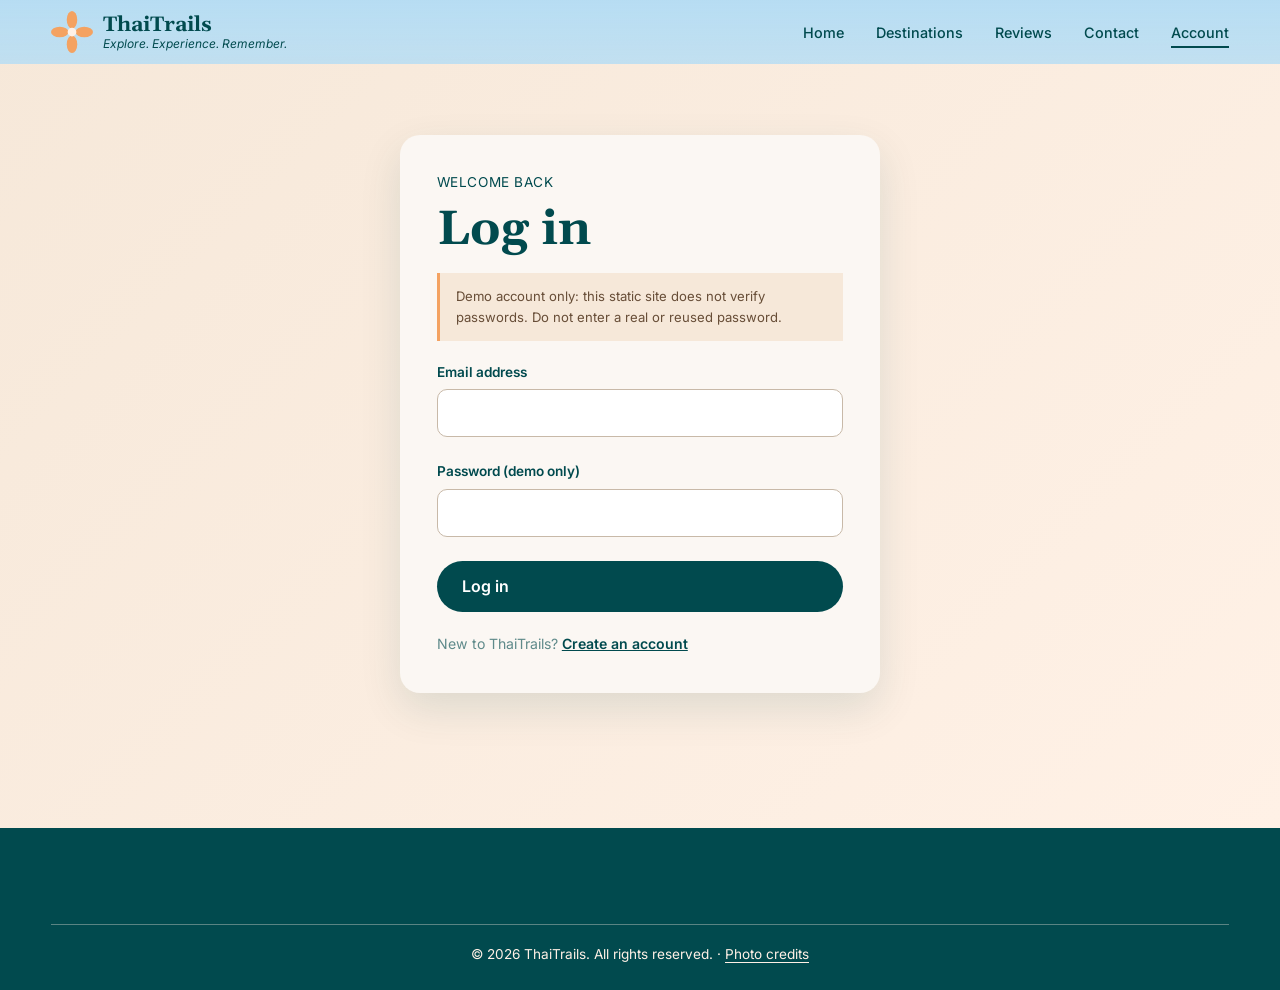
<file: thailand-site/login.html>
<!DOCTYPE html>
<html lang="en">
<head>
<meta charset="UTF-8">
<meta name="viewport" content="width=device-width, initial-scale=1">
<title>Log In | ThaiTrails</title>
<meta name="description" content="Log in to your ThaiTrails demo account.">
<link rel="preconnect" href="https://fonts.googleapis.com">
<link rel="preconnect" href="https://fonts.gstatic.com" crossorigin>
<link href="https://fonts.googleapis.com/css2?family=Gelasio:wght@600;700&family=Inter:wght@400;500;600&display=swap" rel="stylesheet">
<link rel="stylesheet" href="style.css">
</head>
<body>
<header class="nav" id="nav">
  <a class="logo" href="index.html#home" aria-label="ThaiTrails home"><svg viewBox="0 0 48 48" width="42" height="42" aria-hidden="true"><g fill="#f4a261"><ellipse cx="24" cy="10" rx="6" ry="10"/><ellipse cx="24" cy="38" rx="6" ry="10"/><ellipse cx="10" cy="24" rx="10" ry="6"/><ellipse cx="38" cy="24" rx="10" ry="6"/></g><circle cx="24" cy="24" r="5" fill="#fff1e6"/></svg><span><strong>ThaiTrails</strong><em>Explore. Experience. Remember.</em></span></a>
  <button class="burger" id="burger" aria-label="Open menu" aria-expanded="false"><span></span><span></span><span></span></button>
  <nav class="links" id="links"><a href="index.html#home">Home</a><a href="destinations.html">Destinations</a><a href="reviews.html">Reviews</a><a href="contact.html">Contact</a><a class="active" aria-current="page" href="login.html">Account</a></nav>
</header>
<main class="subpage-main auth-main">
  <section class="auth-card" id="login-card">
    <p class="kicker">WELCOME BACK</p>
    <h1>Log in</h1>
    <p class="auth-warning">Demo account only: this static site does not verify passwords. Do not enter a real or reused password.</p>
    <form class="auth-form" id="login-form" novalidate>
      <label>Email address<input name="email" type="email" autocomplete="email" required><small></small></label>
      <label>Password (demo only)<input name="password" type="password" autocomplete="current-password" required><small></small></label>
      <p class="auth-error" id="login-error" role="alert" hidden></p>
      <button class="btn btn-teal" type="submit">Log in</button>
    </form>
    <p class="auth-switch">New to ThaiTrails? <a data-auth-link="signup" href="signup.html">Create an account</a></p>
  </section>
  <section class="auth-card" id="login-session" hidden>
    <p class="kicker">YOU'RE SIGNED IN</p>
    <h1 id="login-greeting">Welcome</h1>
    <p class="auth-welcome">You're signed in. Your Thailand adventure is ready to explore.</p>
    <a class="btn btn-teal" id="login-continue" href="index.html">Continue to ThaiTrails</a>
    <a class="btn btn-teal" href="signout.html">Sign out</a>
  </section>
</main>
<footer class="footer"><p class="copy">© 2026 ThaiTrails. All rights reserved. · <a href="image-credits.html">Photo credits</a></p></footer>
<script src="script.js"></script>
<script src="auth.js"></script>
</body>
</html>
</file>
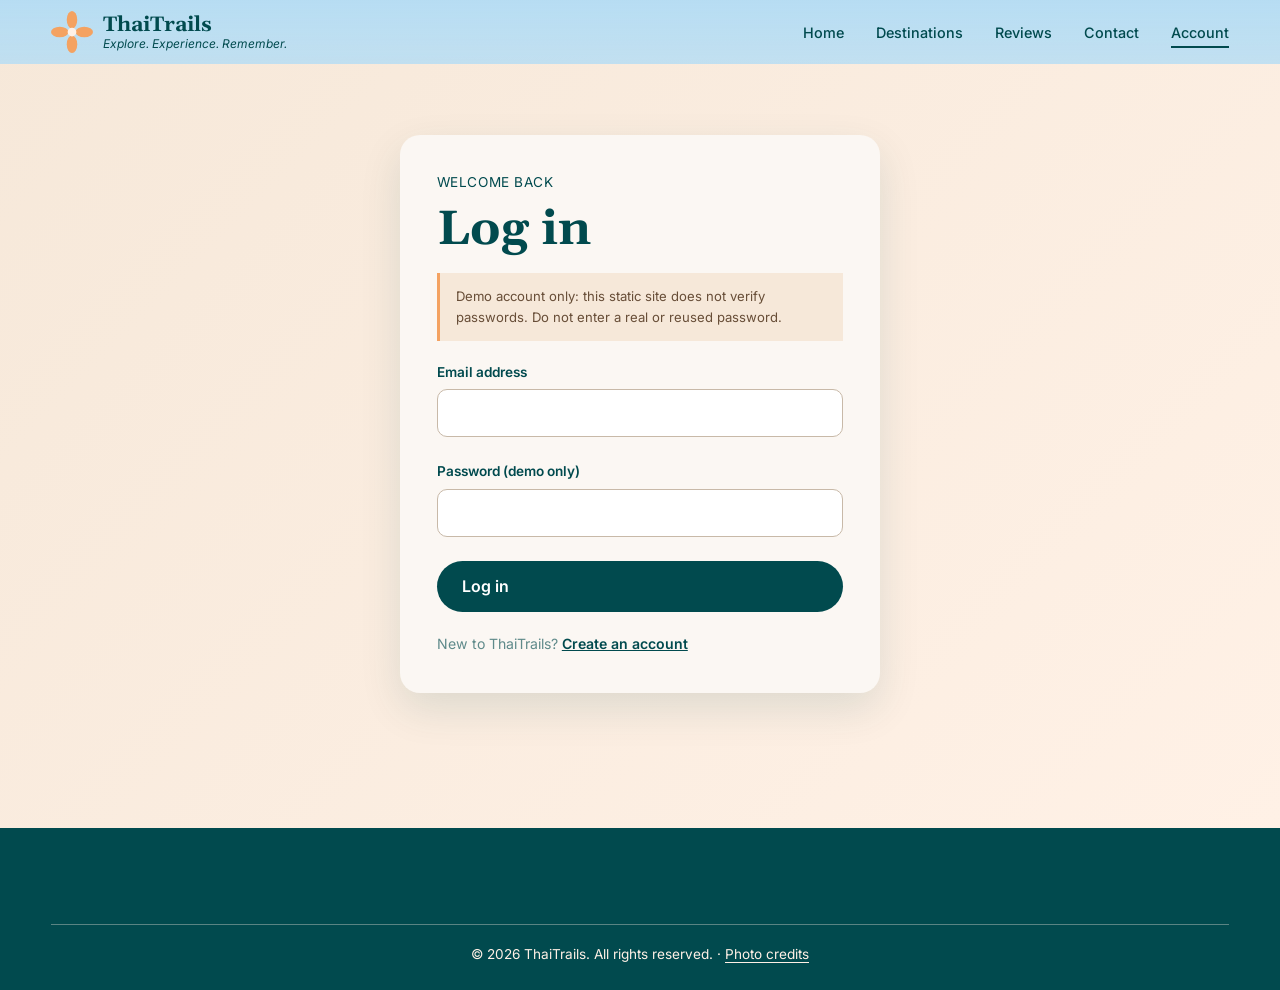
<file: thailand-site/reviews.html>
<!DOCTYPE html>
<html lang="en">
<head>
<meta charset="UTF-8">
<meta name="viewport" content="width=device-width, initial-scale=1">
<title>Traveler Reviews | ThaiTrails</title>
<meta name="description" content="Read verified traveler feedback about ThaiTrails trips to Thailand.">
<script>if (!sessionStorage.getItem('thaitrails-demo-session-email')) document.documentElement.classList.add('auth-required');</script>
<link rel="preconnect" href="https://fonts.googleapis.com">
<link rel="preconnect" href="https://fonts.gstatic.com" crossorigin>
<link href="https://fonts.googleapis.com/css2?family=Gelasio:wght@600;700&family=Inter:wght@400;500;600&display=swap" rel="stylesheet">
<link rel="stylesheet" href="style.css">
</head>
<body>
<header class="nav" id="nav">
  <a class="logo" href="index.html#home" aria-label="ThaiTrails home"><svg viewBox="0 0 48 48" width="42" height="42" aria-hidden="true"><g fill="#f4a261"><ellipse cx="24" cy="10" rx="6" ry="10"/><ellipse cx="24" cy="38" rx="6" ry="10"/><ellipse cx="10" cy="24" rx="10" ry="6"/><ellipse cx="38" cy="24" rx="10" ry="6"/></g><circle cx="24" cy="24" r="5" fill="#fff1e6"/></svg><span><strong>ThaiTrails</strong><em>Explore. Experience. Remember.</em></span></a>
  <button class="burger" id="burger" aria-label="Open menu" aria-expanded="false"><span></span><span></span><span></span></button>
  <nav class="links" id="links">
    <a href="index.html#home">Home</a><a href="index.html#overview">Trip Overview</a><a href="destinations.html">Destinations</a><a class="active" aria-current="page" href="reviews.html">Reviews</a><a href="contact.html">Contact</a><a href="login.html">Account</a>
    <a class="btn btn-teal nav-cta" href="index.html#contact">Book Your Trip</a>
  </nav>
</header>
<main class="subpage-main">
  <section class="subpage-hero reviews-hero">
    <p class="kicker light">TRAVELER STORIES</p>
    <h1>Reviews</h1>
    <p>Honest feedback helps every traveler plan with confidence.</p>
  </section>
  <section class="reviews reviews-page-list">
    <p class="kicker">TRAVELER REVIEWS</p>
    <h2>What Our Travelers Say</h2>
    <div class="cards" id="cards">
      <article class="review"><header><img src="images/av1.jpg" alt=""><div><h3>Sarah M.</h3><span>United Kingdom</span><div class="stars" aria-label="5 stars">★★★★★</div></div></header><p>Thailand was absolutely beautiful! I loved exploring the temples in Bangkok and relaxing on the stunning beaches. It was an unforgettable experience.</p></article>
      <article class="review"><header><img src="images/av2.jpg" alt=""><div><h3>James T.</h3><span>Canada</span><div class="stars" aria-label="5 stars">★★★★★</div></div></header><p>From the local food to the breathtaking Phi Phi Islands, every moment was special. I would definitely recommend this trip to anyone visiting Thailand.</p></article>
      <article class="review"><header><img src="images/av3.jpg" alt=""><div><h3>Aisha B.</h3><span>Nigeria</span><div class="stars" aria-label="5 stars">★★★★★</div></div></header><p>I loved the beautiful scenery, cultural experiences, and peaceful island views. It was the perfect mix of adventure and relaxation!</p></article>
      <article class="review"><header><img src="images/av4.jpg" alt=""><div><h3>Emily R.</h3><span>Australia</span><div class="stars" aria-label="5 stars">★★★★★</div></div></header><p>Everything about this trip felt special, from discovering Thailand's rich culture to trying new foods and meeting wonderful people.</p></article>
    </div>
    <div class="dots" id="dots" aria-hidden="true"></div>
  </section>
  <section class="review-share" id="share-experience">
    <p class="kicker">YOUR STORY MATTERS</p>
    <h2>Share your experience</h2>
    <p>Tell us what you enjoyed. Your email app will open with your story ready to send. We’ll ask your permission before publishing it.</p>
    <form class="review-form" id="review-form">
      <label>Your name<input name="name" autocomplete="name" required></label>
      <label>Where are you from? <span class="optional">(optional)</span><input name="location" autocomplete="country-name"></label>
      <label>Your experience<textarea name="review" rows="5" minlength="10" required></textarea></label>
      <p class="auth-error" id="review-error" role="alert" hidden></p>
      <button class="btn btn-teal" type="submit">Prepare my review email</button>
    </form>
    <p class="review-form-success" id="review-success" role="status" hidden>Your email is ready. Select the button below to open your mail app and send it.</p>
    <a class="btn btn-outline review-email" id="review-email" href="mailto:hello@thaitrails.com" hidden>Email your experience →</a>
  </section>
  <section class="subpage-cta"><h2>Explore the sample trip</h2><p>See the destinations and sample itinerary before you enquire.</p><a class="btn btn-outline" href="destinations.html">Explore destinations →</a><a class="btn btn-teal" href="index.html#contact">Request a trip →</a></section>
</main>
<footer class="footer">
  <div class="foot-grid">
    <div class="foot-brand"><a class="logo" href="index.html#home"><span><strong>ThaiTrails</strong><em>Explore. Experience. Remember.</em></span></a><p>Discover Thailand, one adventure at a time.</p></div>
    <div><h4>QUICK LINKS</h4><ul><li><a href="index.html#home">Home →</a></li><li><a href="destinations.html">Destinations →</a></li><li><a href="reviews.html">Reviews →</a></li><li><a href="contact.html">Contact →</a></li><li><a href="login.html">Account →</a></li></ul></div>
    <div><h4>GET IN TOUCH</h4><ul><li><a href="mailto:hello@thaitrails.com">hello@thaitrails.com</a></li><li><a href="tel:+2347063244149">+234 706 324 4149</a></li></ul></div>
  </div>
  <p class="copy">© 2026 ThaiTrails. All rights reserved. · <a href="image-credits.html">Photo credits</a></p>
</footer>
<script src="script.js"></script>
</body>
</html>
</file>
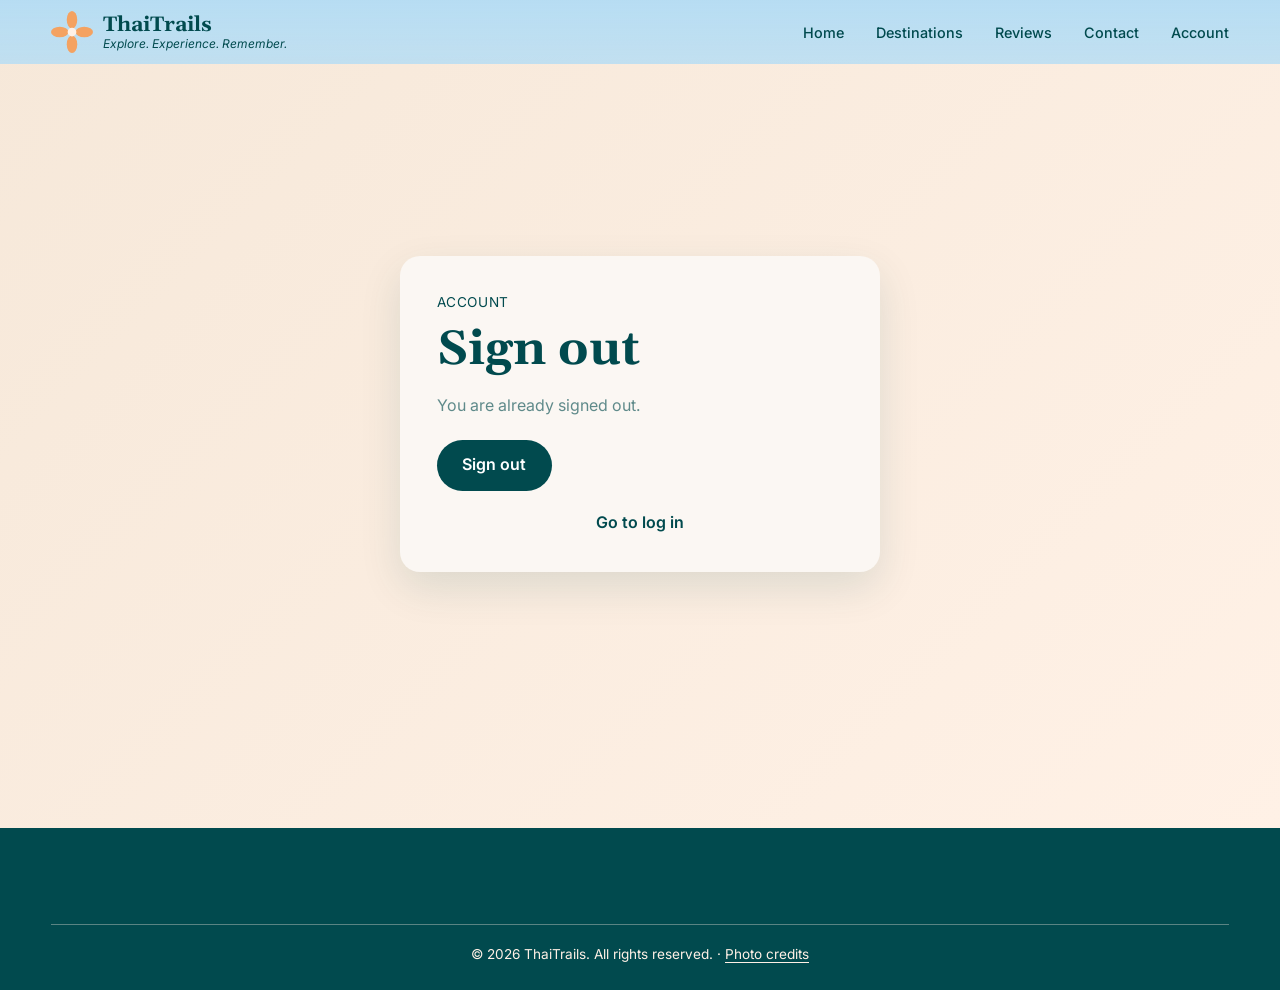
<file: thailand-site/signout.html>
<!DOCTYPE html>
<html lang="en">
<head>
<meta charset="UTF-8">
<meta name="viewport" content="width=device-width, initial-scale=1">
<title>Sign Out | ThaiTrails</title>
<meta name="description" content="Sign out of your ThaiTrails demo account.">
<link rel="preconnect" href="https://fonts.googleapis.com">
<link rel="preconnect" href="https://fonts.gstatic.com" crossorigin>
<link href="https://fonts.googleapis.com/css2?family=Gelasio:wght@600;700&family=Inter:wght@400;500;600&display=swap" rel="stylesheet">
<link rel="stylesheet" href="style.css">
</head>
<body>
<header class="nav" id="nav">
  <a class="logo" href="index.html#home" aria-label="ThaiTrails home"><svg viewBox="0 0 48 48" width="42" height="42" aria-hidden="true"><g fill="#f4a261"><ellipse cx="24" cy="10" rx="6" ry="10"/><ellipse cx="24" cy="38" rx="6" ry="10"/><ellipse cx="10" cy="24" rx="10" ry="6"/><ellipse cx="38" cy="24" rx="10" ry="6"/></g><circle cx="24" cy="24" r="5" fill="#fff1e6"/></svg><span><strong>ThaiTrails</strong><em>Explore. Experience. Remember.</em></span></a>
  <button class="burger" id="burger" aria-label="Open menu" aria-expanded="false"><span></span><span></span><span></span></button>
  <nav class="links" id="links"><a href="index.html#home">Home</a><a href="destinations.html">Destinations</a><a href="reviews.html">Reviews</a><a href="contact.html">Contact</a><a href="login.html">Account</a></nav>
</header>
<main class="subpage-main auth-main">
  <section class="auth-card signout-card">
    <p class="kicker">ACCOUNT</p>
    <h1>Sign out</h1>
    <p id="signout-message">End your ThaiTrails demo session on this tab.</p>
    <button class="btn btn-teal" id="signout-button" type="button">Sign out</button>
    <a class="confirmation-back" id="signout-login" href="login.html" hidden>Go to log in</a>
  </section>
</main>
<footer class="footer"><p class="copy">© 2026 ThaiTrails. All rights reserved. · <a href="image-credits.html">Photo credits</a></p></footer>
<script src="script.js"></script>
<script src="auth.js"></script>
</body>
</html>
</file>
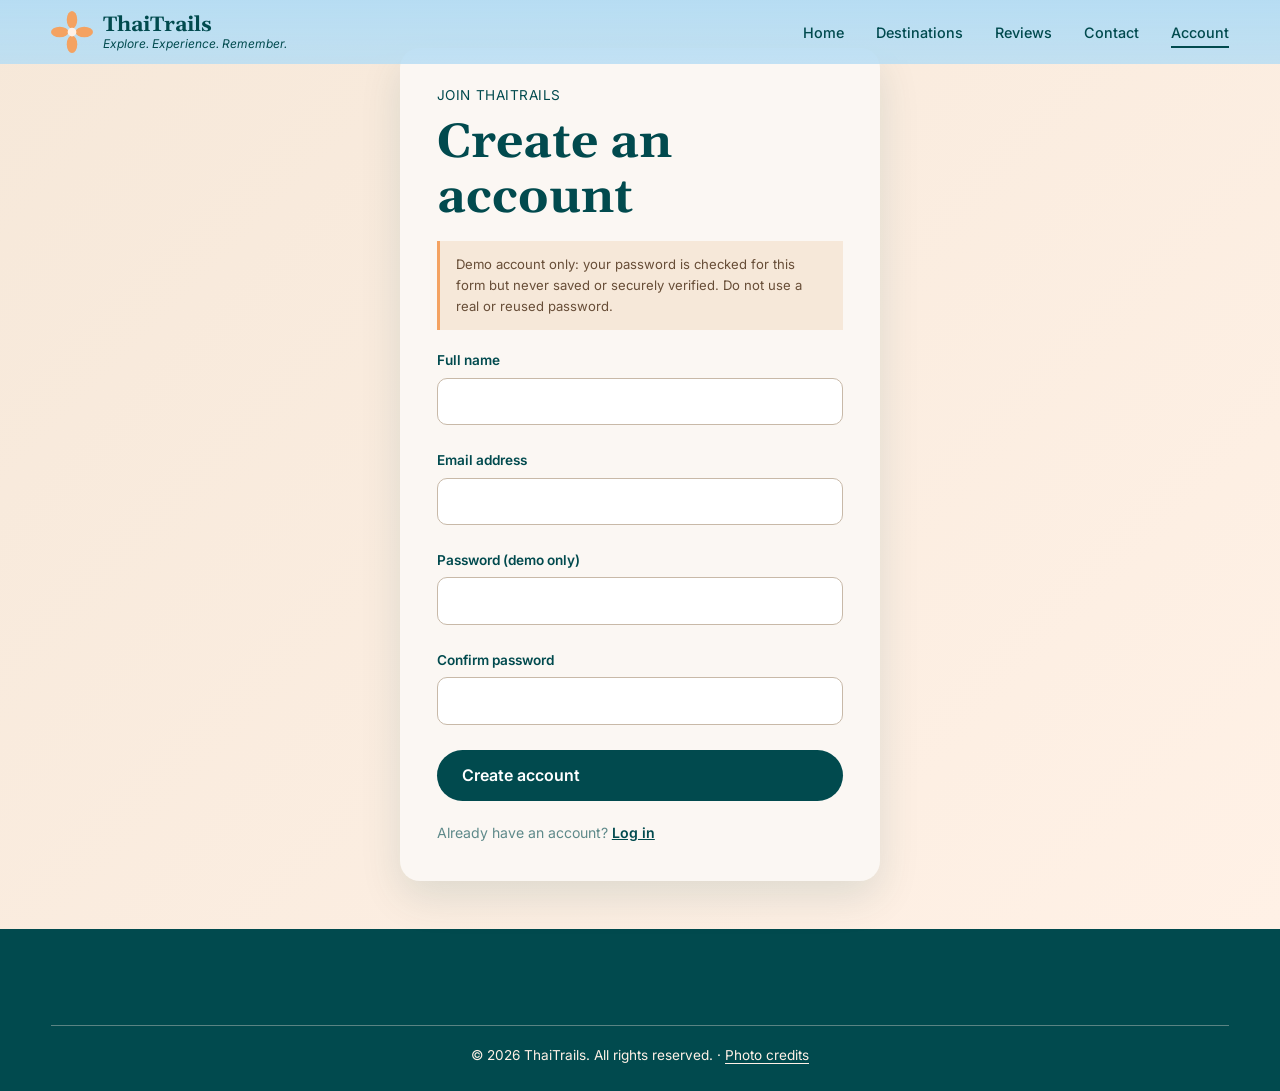
<file: thailand-site/signup.html>
<!DOCTYPE html>
<html lang="en">
<head>
<meta charset="UTF-8">
<meta name="viewport" content="width=device-width, initial-scale=1">
<title>Create Account | ThaiTrails</title>
<meta name="description" content="Create a ThaiTrails demo account.">
<link rel="preconnect" href="https://fonts.googleapis.com">
<link rel="preconnect" href="https://fonts.gstatic.com" crossorigin>
<link href="https://fonts.googleapis.com/css2?family=Gelasio:wght@600;700&family=Inter:wght@400;500;600&display=swap" rel="stylesheet">
<link rel="stylesheet" href="style.css">
</head>
<body>
<header class="nav" id="nav">
  <a class="logo" href="index.html#home" aria-label="ThaiTrails home"><svg viewBox="0 0 48 48" width="42" height="42" aria-hidden="true"><g fill="#f4a261"><ellipse cx="24" cy="10" rx="6" ry="10"/><ellipse cx="24" cy="38" rx="6" ry="10"/><ellipse cx="10" cy="24" rx="10" ry="6"/><ellipse cx="38" cy="24" rx="10" ry="6"/></g><circle cx="24" cy="24" r="5" fill="#fff1e6"/></svg><span><strong>ThaiTrails</strong><em>Explore. Experience. Remember.</em></span></a>
  <button class="burger" id="burger" aria-label="Open menu" aria-expanded="false"><span></span><span></span><span></span></button>
  <nav class="links" id="links"><a href="index.html#home">Home</a><a href="destinations.html">Destinations</a><a href="reviews.html">Reviews</a><a href="contact.html">Contact</a><a class="active" aria-current="page" href="login.html">Account</a></nav>
</header>
<main class="subpage-main auth-main">
  <section class="auth-card" id="signup-card">
    <p class="kicker">JOIN THAITRAILS</p>
    <h1>Create an account</h1>
    <p class="auth-warning">Demo account only: your password is checked for this form but never saved or securely verified. Do not use a real or reused password.</p>
    <form class="auth-form" id="signup-form" novalidate>
      <label>Full name<input name="name" autocomplete="name" required><small></small></label>
      <label>Email address<input name="email" type="email" autocomplete="email" required><small></small></label>
      <label>Password (demo only)<input name="password" type="password" autocomplete="new-password" minlength="8" required><small></small></label>
      <label>Confirm password<input name="confirm" type="password" autocomplete="new-password" required><small></small></label>
      <p class="auth-error" id="signup-error" role="alert" hidden></p>
      <button class="btn btn-teal" type="submit">Create account</button>
    </form>
    <p class="auth-switch">Already have an account? <a data-auth-link="login" href="login.html">Log in</a></p>
  </section>
  <section class="auth-card" id="signup-session" hidden>
    <p class="kicker">ACCOUNT CREATED</p>
    <h1 id="signup-greeting">Welcome</h1>
    <p class="auth-welcome">Your account is ready. You're signed in and can start exploring.</p>
    <a class="btn btn-teal" id="signup-continue" href="index.html">Continue to ThaiTrails</a>
    <a class="btn btn-teal" href="signout.html">Sign out</a>
  </section>
</main>
<footer class="footer"><p class="copy">© 2026 ThaiTrails. All rights reserved. · <a href="image-credits.html">Photo credits</a></p></footer>
<script src="script.js"></script>
<script src="auth.js"></script>
</body>
</html>
</file>
<file: thailand-site/style.css>
:root{--teal:#014a4e;--teal2:#2f7276;--muted:#5f8a8a;--cream:#fff1e6;--orange:#f4a261;--serif:'Gelasio',Georgia,serif;--sans:'Inter',system-ui,sans-serif}
*{box-sizing:border-box;margin:0;padding:0}
html{scroll-behavior:smooth;scroll-padding-top:80px;overflow-x:clip}
html.auth-required body{visibility:hidden}
body{font-family:var(--sans);background:var(--cream);color:var(--teal);line-height:1.6;overflow-x:hidden}
img{display:block;max-width:100%;filter:brightness(1.08) saturate(1.08)}
ul{list-style:none}
a{color:inherit;text-decoration:none}
button{font:inherit;cursor:pointer;border:0;background:none;color:inherit}
:focus-visible{outline:3px solid var(--orange);outline-offset:3px}
h1,h2,h3{font-family:var(--serif);line-height:1.15}
h2{font-size:clamp(1.9rem,3.4vw,2.8rem);margin-bottom:1rem}
.muted{color:var(--muted)}
.kicker{font-size:.85rem;letter-spacing:.04em;margin-bottom:.5rem}
.kicker.light{color:var(--orange);letter-spacing:.2em;font-size:1rem}
.btn{display:inline-flex;align-items:center;gap:.5rem;padding:.8rem 1.6rem;border-radius:999px;font-weight:600;transition:transform .2s,background .2s,color .2s}
.btn:hover{transform:translateY(-2px)}
.btn-orange{background:var(--orange);color:#1a1a1a;box-shadow:8px 8px 0 rgba(1,74,78,.25)}
.btn-teal{background:var(--teal);color:#fff}
.btn-outline{border:2px solid var(--teal);color:var(--teal)}
.btn-outline:hover{background:var(--teal);color:#fff}
.btn-big{width:100%;justify-content:center;background:var(--teal);color:#e8dccf;font-family:var(--serif);font-size:clamp(1.3rem,2.6vw,2.2rem);padding:2rem 1rem;border-radius:26px;margin-top:2rem}
.btn-big:hover{background:#00373a}
/* nav */
.nav{position:fixed;inset:0 0 auto 0;z-index:50;display:flex;align-items:center;justify-content:space-between;padding:.7rem 4vw;background:linear-gradient(#b7ddf3,rgba(183,221,243,.85));transition:box-shadow .3s,background .3s}
.nav.scrolled{background:#bfe0f2;box-shadow:0 4px 18px rgba(1,74,78,.18)}
.logo{display:flex;align-items:center;gap:.6rem}
.logo span{display:flex;flex-direction:column;line-height:1.2}
.logo strong{font-family:var(--serif);font-size:1.3rem}
.logo em{font-size:.75rem;font-style:italic}
.links{display:flex;align-items:center;gap:2rem;font-size:.9rem;font-weight:500}
.links a:not(.btn){position:relative}
.links a:not(.btn)::after{content:"";position:absolute;left:0;bottom:-4px;height:2px;width:0;background:var(--teal);transition:width .25s}
.links a:hover::after,.links a.active::after{width:100%}
.burger{display:none;width:44px;height:44px;flex-direction:column;justify-content:center;gap:6px;align-items:center}
.burger span{width:24px;height:2px;background:var(--teal);transition:.3s}
.burger[aria-expanded=true] span:nth-child(1){transform:translateY(8px) rotate(45deg)}
.burger[aria-expanded=true] span:nth-child(2){opacity:0}
.burger[aria-expanded=true] span:nth-child(3){transform:translateY(-8px) rotate(-45deg)}
/* hero */
.hero{min-height:min(100vh,760px);display:flex;align-items:center;padding:7rem 4vw 4rem;color:#fff;background:linear-gradient(90deg,rgba(31,111,127,.84) 0%,rgba(31,111,127,.62) 30%,rgba(31,111,127,0) 62%),url(images/phi-phi-lay.jpg) right center/cover no-repeat,#1f6f7f}
.hero-copy{max-width:600px}
.hero h1{font-size:clamp(4rem,11vw,8.5rem);margin:.2rem 0 1rem;letter-spacing:-.01em}
.lead{max-width:460px;color:#e3f1f1;font-size:.95rem;margin-bottom:1.5rem}
.hero-facts{display:flex;flex-wrap:wrap;gap:1.4rem;margin-bottom:2.2rem;font-size:.82rem}
.hero-facts li{display:flex;align-items:center;gap:.5rem}
.hero-facts svg{width:26px;height:26px;color:#cfe3e3}
/* culture */
.culture{display:grid;grid-template-columns:1.05fr 1fr;gap:3rem;padding:5rem 4vw;align-items:center}
.culture-copy p:not(.kicker){color:var(--muted);max-width:520px}
.icon-row{display:flex;flex-wrap:wrap;gap:1.6rem;margin:1.6rem 0;font-size:.82rem;font-weight:500}
.icon-row li{display:flex;flex-direction:column;align-items:center;gap:.3rem;text-align:center;max-width:80px}
.icon-row svg{width:24px;height:24px}
.culture-media{display:grid;grid-template-columns:1fr 1fr;gap:1.2rem;align-items:center}
.temple{position:relative}
.temple::before,.temple::after{content:"";position:absolute;border-radius:50%;background:var(--teal);z-index:0}
.temple::before{width:58px;height:58px;top:-22px;right:-18px}
.temple::after{width:64px;height:64px;bottom:-26px;left:-24px}
.temple img{position:relative;z-index:1;width:100%;aspect-ratio:3/3.4;object-fit:cover;border-radius:14px}
.collage{display:flex;flex-direction:column;gap:6px;padding:8px;background:#7ba3a2;border-radius:16px}
.collage img{width:100%;height:100px;object-fit:cover;border-radius:12px}
/* programme */
.programme{display:grid;grid-template-columns:minmax(260px,.8fr) 2fr;gap:2rem;padding:4rem 4vw;align-items:start}
.prog-intro p:not(.kicker){color:var(--muted);font-size:.85rem;margin-bottom:1.5rem;max-width:340px}
.prog-intro h2{font-size:clamp(1.9rem,3vw,2.5rem)}
.stops{display:grid;grid-template-columns:repeat(6,1fr);gap:.7rem}
.stop{text-align:left;padding:.4rem;border-radius:14px;transition:background .25s,transform .25s}
.stop img{width:100%;aspect-ratio:1/.75;object-fit:cover;border-radius:12px;box-shadow:0 8px 14px rgba(1,74,78,.25)}
.stop b{display:block;width:26px;height:26px;margin:-13px auto 6px;position:relative;border-radius:50%;background:var(--teal);border:3px solid var(--cream);transition:background .25s}
.stop h3{font-family:var(--sans);font-size:.78rem;font-weight:600;margin-bottom:.4rem}
.stop li{font-size:.68rem;color:var(--teal);padding-left:.9rem;position:relative;line-height:1.9}
.stop li::before{content:"";position:absolute;left:0;top:.8em;width:6px;height:6px;border-radius:50%;background:var(--teal)}
.stop:hover{transform:translateY(-4px)}
.stop.active{background:rgba(1,74,78,.1)}
.stop.active b{background:var(--orange)}
/* included */
.included{display:grid;grid-template-columns:1fr 2.1fr;gap:3rem;padding:3rem 4vw 5rem;align-items:start}
.inc-photo{width:100%;aspect-ratio:1/1.1;object-fit:cover;border-radius:16px}
.inc-body .muted{font-size:.9rem;margin-bottom:1rem}
.inc-card{display:grid;grid-template-columns:1.2fr 1fr;gap:1.5rem 2rem;background:#fbf7f3;padding:1.6rem;box-shadow:12px 12px 0 rgba(1,74,78,.3)}
.inc-col h3{font-family:var(--sans);font-size:.85rem;font-weight:600;display:flex;gap:.5rem;align-items:center;margin-bottom:1rem}
.inc-col:last-of-type{border-left:2px solid var(--teal2);padding-left:2rem}
.inc-col li{font-size:.85rem;color:var(--muted);margin-bottom:.7rem;display:flex;gap:.5rem}
.inc-col li::before{content:"";flex:none;width:9px;height:9px;border:1px solid var(--muted);margin-top:.4em}
.tick,.cross{display:grid;place-items:center;width:18px;height:18px;border-radius:3px;color:#fff;font-size:.7rem}
.tick{background:#3aa655}.cross{background:none;color:#d62828;font-size:1.1rem}
.small-print{grid-column:1/-1;font-size:.85rem;color:var(--muted)}
/* reviews */
.reviews{padding:4rem 4vw}
.right{text-align:right;margin-left:auto}
.reviews .sub{max-width:620px;color:var(--muted);font-size:.9rem;margin-bottom:2rem}
.cards{display:grid;grid-template-columns:repeat(4,1fr);gap:1.4rem}
.review{background:rgba(214,199,184,.55);border-radius:14px;padding:1rem 1.1rem;color:var(--muted)}
.review header{display:flex;gap:.8rem;align-items:center;margin-bottom:.8rem}
.review img{width:52px;height:52px;border-radius:50%;object-fit:cover}
.review h3{font-family:var(--sans);font-size:1rem;font-weight:600;color:var(--teal)}
.review span{font-size:.75rem;display:block}
.stars{color:var(--orange);letter-spacing:.15em;font-size:.9rem}
.review p{font-size:.82rem;line-height:1.8}
.dots{display:none;justify-content:center;gap:.5rem;margin-top:1rem}
.dots i{width:9px;height:9px;border-radius:50%;background:rgba(1,74,78,.25);transition:.2s}
.dots i.on{background:var(--teal);width:24px;border-radius:6px}
/* cta */
.cta{padding:4rem 4vw 5rem}
.cta .muted{font-size:.9rem;font-weight:500;max-width:560px}
.facts{display:grid;grid-template-columns:repeat(3,1fr);max-width:900px;gap:1.5rem 2rem;padding:2rem 0;border-bottom:1px solid var(--teal2);margin-bottom:2rem;position:relative}
.facts div{display:grid;grid-template-columns:auto 1fr;column-gap:.9rem}
.facts svg{grid-row:1/3;width:34px;height:34px;color:var(--teal)}
.facts h3{font-family:var(--sans);font-size:1.05rem;font-weight:600}
.facts p{font-size:.9rem}
.tour{display:grid;grid-template-columns:1fr 1.7fr;gap:2rem;align-items:center}
.tour img{width:100%;aspect-ratio:1/1.08;object-fit:cover;border-radius:22px}
.tour-body h3{font-size:clamp(1.8rem,3vw,2.6rem);margin-bottom:.8rem}
/* footer */
.footer{background:var(--teal);color:var(--cream);padding:3.5rem 4vw 1.5rem}
.foot-grid{display:grid;grid-template-columns:1.6fr 1fr 1fr 1fr;gap:2.5rem}
.foot-brand p{max-width:300px;font-size:.88rem;margin-top:1.2rem;opacity:.9}
.footer h4{font-family:var(--serif);color:var(--orange);font-size:1.15rem;letter-spacing:.04em;margin-bottom:1.2rem}
.footer li{font-size:.85rem;margin-bottom:.9rem;padding-left:1rem;position:relative}
.footer li::before{content:"";position:absolute;left:0;top:.6em;width:6px;height:6px;border-radius:50%;background:var(--cream)}
.footer li a:hover{text-decoration:underline}
.social{display:flex;gap:1rem}
.social svg{width:30px;height:30px;transition:transform .2s}
.social a:hover svg{transform:scale(1.15)}
.copy{text-align:center;border-top:1px solid rgba(255,241,230,.35);margin-top:2.5rem;padding-top:1.2rem;font-size:.85rem}
.copy a{text-decoration:underline;text-underline-offset:3px}
.photo-credits{max-width:900px;margin:auto;padding:4rem 5vw}
.photo-credits>p{color:var(--muted);margin-bottom:1.5rem}
.photo-credits ul{display:grid;gap:1rem}
.photo-credits li{padding:1.2rem;background:#fbf7f3;border-radius:12px}
.photo-credits li p{color:var(--muted);font-size:.88rem}
.photo-credits li a{text-decoration:underline;text-underline-offset:2px}
/* modal */
.modal{position:fixed;inset:0;z-index:100;display:grid;place-items:center;background:rgba(0,40,42,.6);padding:1rem}
.modal[hidden]{display:none}
.modal-box{position:relative;width:min(460px,100%);background:var(--cream);border-radius:20px;padding:2rem;animation:pop .25s ease}
@keyframes pop{from{transform:translateY(14px) scale(.97);opacity:0}}
.modal-box h3{font-size:1.5rem;margin-bottom:.3rem;padding-right:2rem}
.close{position:absolute;top:.6rem;right:.9rem;font-size:2rem;line-height:1}
.modal form{display:grid;gap:1rem;margin-top:1.2rem}
.modal label{display:grid;gap:.3rem;font-size:.85rem;font-weight:600}
.modal input{padding:.7rem .9rem;border:1.5px solid #c8b9a8;border-radius:10px;background:#fff;font:inherit;color:var(--teal)}
.modal input.bad{border-color:#d62828}
.modal small{color:#d62828;font-weight:400;min-height:1em}
.done{margin-top:1rem;padding:1rem;background:#dff0e3;border-radius:10px;font-weight:500}
.modal-box.wide{width:min(560px,100%);max-height:90vh;overflow:auto}
.days{margin:1.2rem 0 1.5rem;display:grid;gap:.9rem;counter-reset:d}
.days li{display:grid;gap:.1rem;padding-left:1rem;border-left:3px solid var(--orange)}
.days b{font-family:var(--serif)}
.days span{font-size:.88rem;color:var(--muted)}
/* standalone pages */
.subpage-main{padding-top:72px}
.subpage-hero{min-height:360px;display:flex;flex-direction:column;justify-content:center;align-items:flex-start;padding:4.5rem 8vw;color:#fff;background:linear-gradient(90deg,rgba(1,74,78,.72),rgba(1,74,78,.14)),url(images/phi-phi-lay.jpg) center 55%/cover no-repeat}
.subpage-hero h1{font-size:clamp(2.8rem,8vw,5.5rem);margin:.2rem 0 .8rem}
.subpage-hero>p:not(.kicker){max-width:590px;color:#f4f1eb;margin-bottom:1.5rem}
.destination-list{max-width:1180px;margin:auto;padding:4rem 4vw;display:grid;grid-template-columns:repeat(2,minmax(0,1fr));gap:2rem}
.destination-card{overflow:hidden;background:#fbf7f3;border-radius:18px;box-shadow:0 12px 30px rgba(1,74,78,.1)}
.destination-card img{width:100%;height:250px;object-fit:cover}
.destination-card>div{padding:1.5rem}
.destination-card h2{margin-bottom:.7rem}
.destination-card p:not(.kicker){color:var(--muted);font-size:.92rem;margin-bottom:1rem}
.destination-card a{font-weight:600}
.destination-card a:hover{text-decoration:underline}
.destination-note{max-width:1100px;margin:-1.5rem auto 3rem;padding:0 4vw;color:var(--muted);font-size:.85rem}
.subpage-cta{padding:3.5rem 4vw;text-align:center;background:#f6e8d9}
.subpage-cta p{color:var(--muted);margin:0 auto 1.4rem}
.subpage-cta .btn{margin:.35rem}
.reviews-hero{background-image:linear-gradient(90deg,rgba(1,74,78,.72),rgba(1,74,78,.2)),url(images/phuket-karon-beach.jpg)}
.reviews-empty{max-width:750px;margin:4rem auto;padding:3rem 2rem;text-align:center;background:#fbf7f3;border-radius:20px;box-shadow:0 14px 36px rgba(1,74,78,.1)}
.review-mark{font-family:var(--serif);font-size:5rem;line-height:.8;color:var(--orange)}
.reviews-empty .kicker{margin-top:1.2rem}
.reviews-empty h2{margin:.6rem 0 1rem}
.reviews-empty>p:not(.kicker){max-width:560px;margin:0 auto 1.5rem;color:var(--muted)}
.contact-hero{background-image:linear-gradient(90deg,rgba(1,74,78,.72),rgba(1,74,78,.18)),url(images/railay-longtail-boats.jpg)}
.contact-layout{max-width:1150px;margin:auto;padding:4.5rem 4vw;display:grid;grid-template-columns:1.15fr .85fr;gap:4rem;align-items:center}
.contact-copy>p:not(.kicker){max-width:570px;color:var(--muted)}
.contact-details{display:grid;gap:1.4rem;margin:2rem 0}
.contact-details>div{display:flex;gap:1rem;align-items:center}
.contact-icon{width:46px;height:46px;flex:none;display:grid;place-items:center;border-radius:50%;background:#f4dfca;font-size:1.2rem;font-weight:600}
.contact-details h3{font-family:var(--sans);font-size:1rem}
.contact-details p,.contact-details a{font-size:.9rem;color:var(--muted)}
.contact-details a:hover{text-decoration:underline}
.contact-note{border-left:3px solid var(--orange);padding-left:1rem;font-size:.85rem}
.contact-card{overflow:hidden;background:#fbf7f3;border-radius:20px;box-shadow:0 14px 36px rgba(1,74,78,.12)}
.contact-card img{width:100%;height:260px;object-fit:cover}
.contact-card>div{padding:1.6rem}
.contact-card h2{font-size:1.8rem;margin:.5rem 0}
.contact-card p:not(.kicker){color:var(--muted);margin-bottom:1.2rem}
.booking-confirmation{max-width:680px;margin:4rem auto;padding:3rem;background:#fbf7f3;border-radius:22px;text-align:center;box-shadow:0 16px 42px rgba(1,74,78,.12)}
.confirmation-check{width:68px;height:68px;display:grid;place-items:center;margin:0 auto 1.4rem;border-radius:50%;background:#dff0e3;color:#23743a;font-size:2rem;font-weight:700}
.booking-confirmation h1,.auth-card h1{font-size:clamp(2rem,5vw,3rem);margin:.4rem 0 1rem}
.confirmation-lead{max-width:530px;margin:0 auto 1.5rem;color:var(--muted)}
.booking-summary{text-align:left;margin:1.5rem 0;padding:1.2rem;background:#f6e8d9;border-radius:14px}
.booking-summary h2{font-size:1.25rem}
.booking-summary dl{display:grid;gap:.45rem}
.booking-summary dl div{display:grid;grid-template-columns: minmax(120px,.7fr) 1.3fr;gap:1rem}
.booking-summary dt{font-weight:600}
.booking-summary dd{overflow-wrap:anywhere}
.booking-note{margin:1rem 0 1.4rem;color:var(--muted);font-size:.85rem}
.confirmation-back{display:block;width:max-content;max-width:100%;margin:1.2rem auto 0;font-weight:600}
.confirmation-back:hover{text-decoration:underline}
.auth-main{min-height:calc(100vh - 72px);display:grid;place-items:center;padding:3rem 1rem;background:linear-gradient(135deg,#f6e8d9,#fff1e6)}
.auth-card{width:min(480px,100%);padding:2.3rem;background:#fbf7f3;border-radius:20px;box-shadow:0 16px 42px rgba(1,74,78,.12)}
.auth-card[hidden]{display:none}
.auth-warning{margin-bottom:1.3rem;padding:.8rem 1rem;border-left:3px solid var(--orange);background:#f6e8d9;color:#674d37;font-size:.82rem}
.auth-form{display:grid;gap:1rem}
.auth-form label{display:grid;gap:.35rem;font-size:.85rem;font-weight:600}
.auth-form input{width:100%;padding:.75rem .9rem;border:1.5px solid #c8b9a8;border-radius:10px;background:#fff;font:inherit;color:var(--teal)}
.auth-form small{min-height:.2rem;color:#d62828;font-weight:400}
.auth-error{color:#b42318;font-size:.85rem}
.auth-switch{margin-top:1.3rem;color:var(--muted);font-size:.88rem}
.auth-switch a{color:var(--teal);font-weight:600;text-decoration:underline}
.signout-card>p:not(.kicker){margin-bottom:1.3rem;color:var(--muted)}
.auth-welcome{margin:0 0 1.4rem;color:var(--muted)}
.auth-session .btn{margin:.25rem}
.review-share-prompt{margin-top:2rem;padding:1.5rem;background:#fbf7f3;border-radius:16px}
.review-share-prompt h3{font-size:1.35rem}
.review-share-prompt p{color:var(--muted);margin:.35rem 0 1rem}
.reviews-page-list{max-width:1180px;margin:auto}
.review-share{max-width:760px;margin:1rem auto 4rem;padding:2.5rem;background:#fbf7f3;border-radius:20px;box-shadow:0 14px 36px rgba(1,74,78,.1)}
.review-share>p:not(.kicker){max-width:600px;color:var(--muted);margin-bottom:1.3rem}
.review-form{display:grid;gap:1rem}
.review-form label{display:grid;gap:.35rem;font-size:.88rem;font-weight:600}
.review-form input,.review-form textarea{width:100%;padding:.75rem .9rem;border:1.5px solid #c8b9a8;border-radius:10px;background:#fff;font:inherit;color:var(--teal)}
.review-form textarea{resize:vertical}
.optional{font-size:.8rem;color:var(--muted);font-weight:400}
.review-form-success{margin:1rem 0;color:#23743a;font-weight:500}
.review-email{margin-top:.7rem}
.review-email[hidden]{display:none}
/* responsive */
@media(max-width:1000px){
 .stops{grid-template-columns:repeat(3,1fr)}
 .programme,.included,.tour{grid-template-columns:1fr}
 .cards{grid-template-columns:repeat(2,1fr)}
 .foot-grid{grid-template-columns:1fr 1fr}
 .destination-list{gap:1.2rem}
 .contact-layout{gap:2rem}
}
@media(max-width:820px){
 .burger{display:flex}
 .links{position:fixed;top:0;right:0;height:100vh;width:min(300px,80vw);flex-direction:column;align-items:flex-start;padding:6rem 2rem;overflow-y:auto;background:#bfe0f2;transform:translateX(100%);transition:transform .3s;box-shadow:-8px 0 24px rgba(0,0,0,.15)}
 .links.open{transform:none}
 .burger{position:relative;z-index:60}
 .culture{grid-template-columns:1fr}
 .hero{background:linear-gradient(180deg,rgba(31,111,127,.72),rgba(31,111,127,.22)),url(images/phi-phi-lay.jpg) 70% center/cover}
 .facts{grid-template-columns:1fr}
 .contact-layout{grid-template-columns:1fr}
 .contact-card{max-width:600px}
}
@media(max-width:600px){
 .culture-media{grid-template-columns:1fr}
 .stops{grid-template-columns:repeat(2,1fr)}
 .cards{display:flex;overflow-x:auto;scroll-snap-type:x mandatory;gap:1rem;padding-bottom:.5rem}
 .review{flex:0 0 85%;scroll-snap-align:center}
 .dots{display:flex}
 .foot-grid{grid-template-columns:1fr}
 .inc-card{grid-template-columns:1fr}
 .inc-col:last-of-type{border-left:0;padding-left:0}
 .right{text-align:left;margin-left:0}
 .subpage-main{padding-top:64px}
 .subpage-hero{min-height:330px;padding:3.5rem 6vw}
 .destination-list{grid-template-columns:1fr;padding:2.5rem 6vw}
 .destination-card img{height:220px}
 .destination-note{margin:-.5rem 0 2rem;padding:0 6vw}
 .reviews-empty{margin:2.5rem 6vw;padding:2.2rem 1.3rem}
 .contact-layout{padding:3rem 6vw}
 .contact-card img{height:220px}
 .booking-confirmation{margin:2rem 6vw;padding:2rem 1.2rem}
 .booking-summary dl div{grid-template-columns:1fr;gap:0}
 .auth-card{padding:1.7rem 1.2rem}
 .review-share{margin:1rem 6vw 3rem;padding:1.7rem 1.2rem}
}
@media(prefers-reduced-motion:reduce){*{animation:none!important;transition:none!important;scroll-behavior:auto!important}}
</file>
